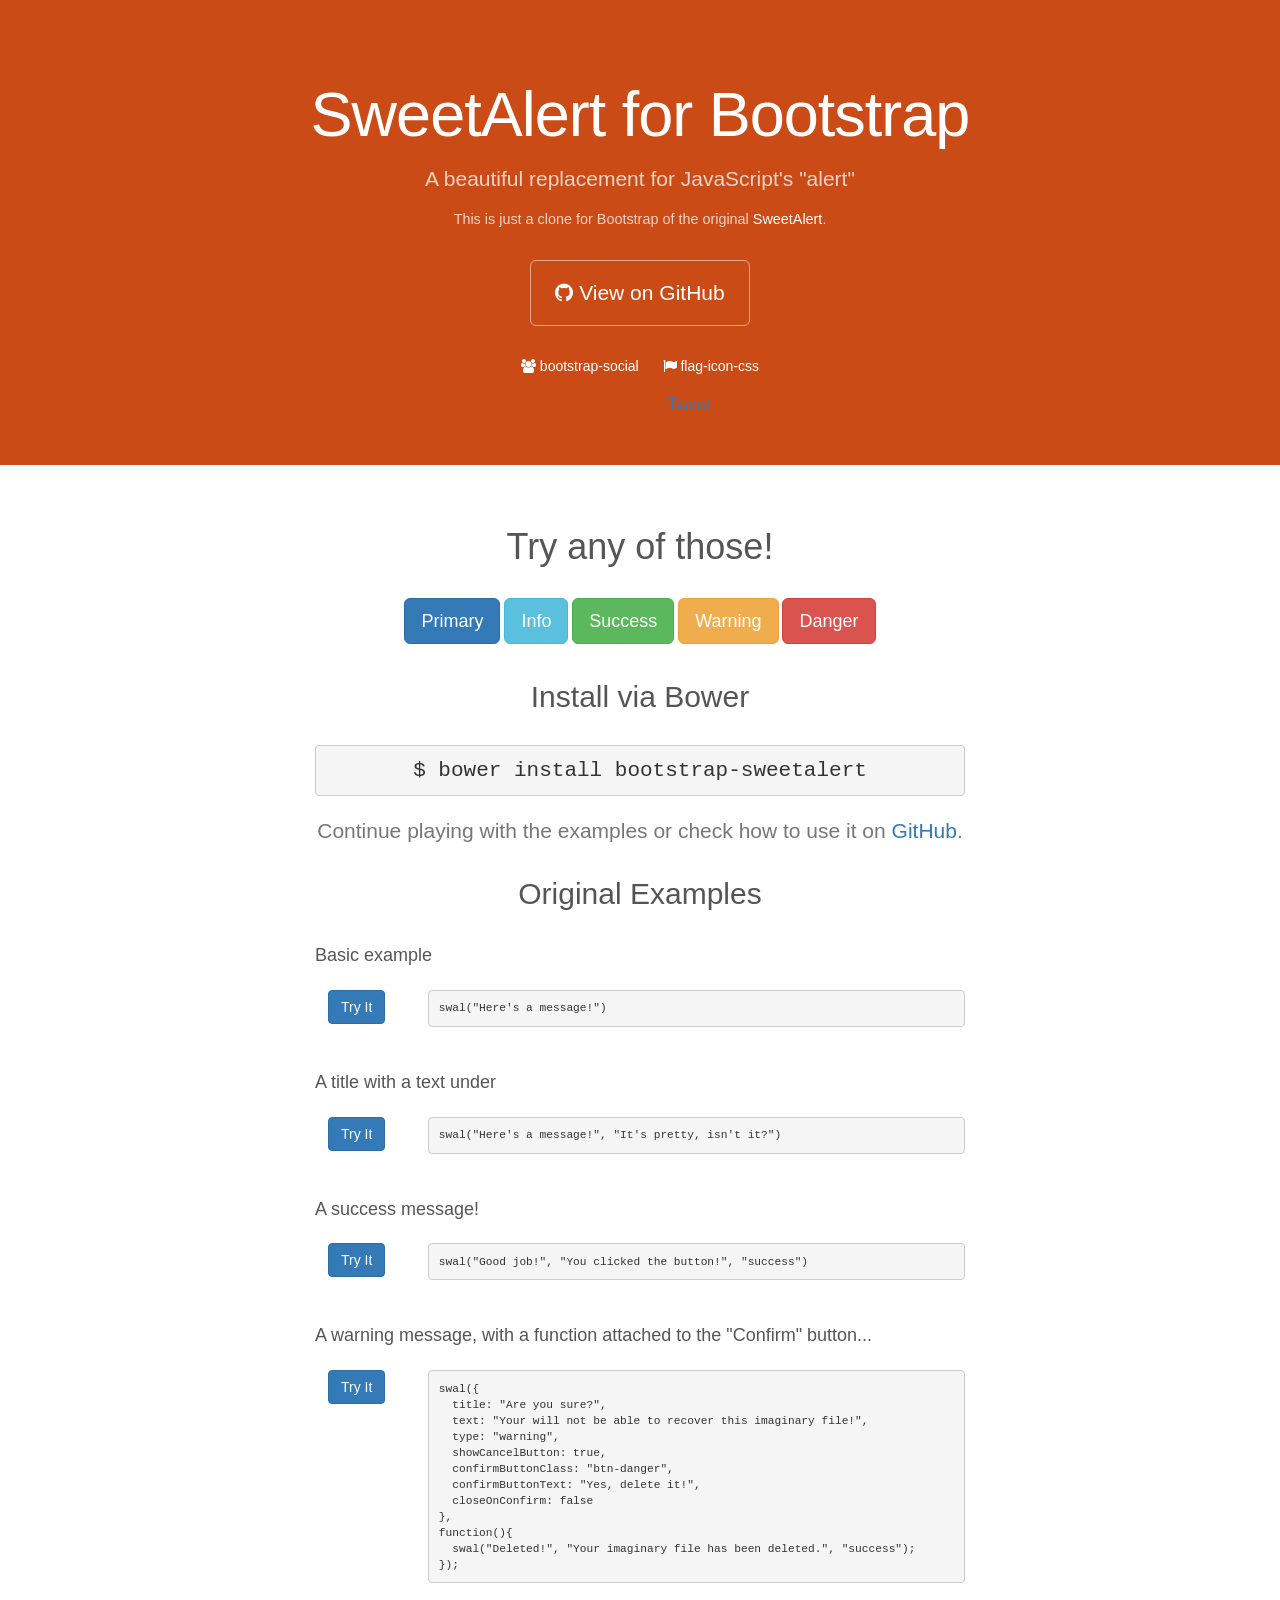
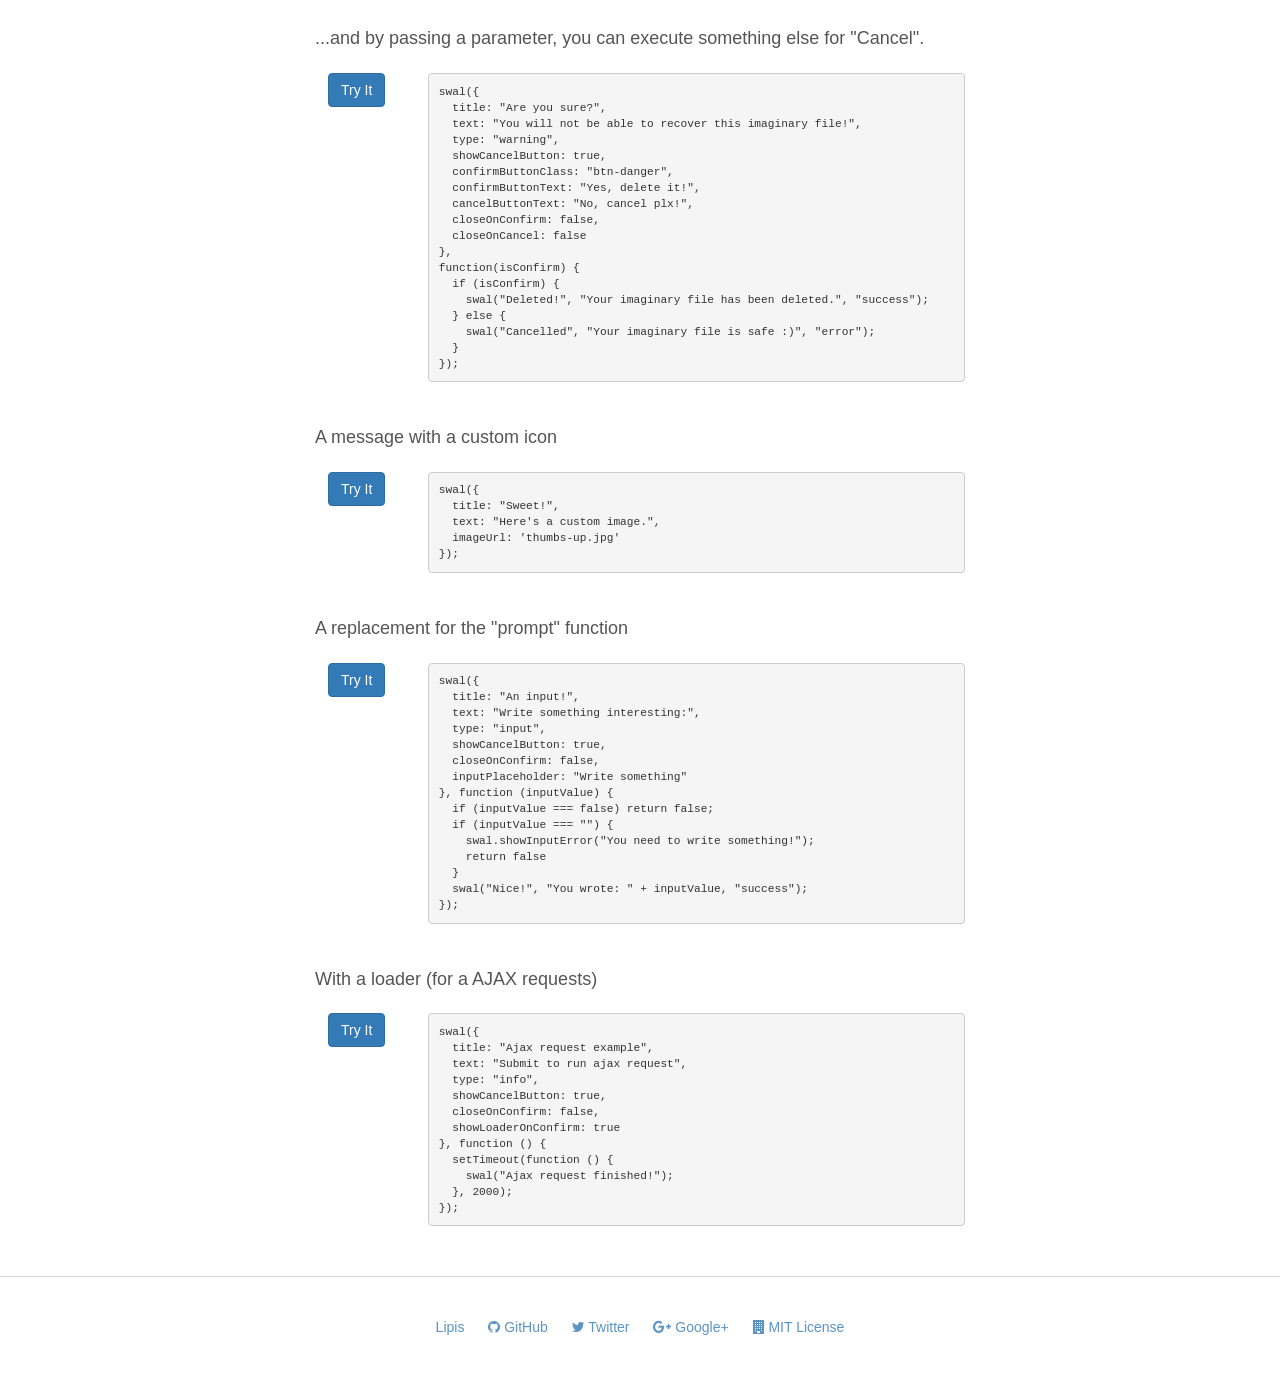
<file: bootstrap-sweetalert-master/index.html>
<!DOCTYPE html>
<html lang="en">
  <head>
    <meta charset="utf-8">
    <meta http-equiv="X-UA-Compatible" content="IE=edge">
    <meta name="viewport" content="width=device-width, initial-scale=1">

    <meta property="og:title" content="Social Buttons for Bootstrap" />
    <meta property="og:description" content="A beautiful replacement for JavaScript's 'alert' for Bootstrap" />
    <meta property="og:type" content="website" />
    <meta property="og:url" content="http://lipis.github.io/bootstrap-sweetalert/" />
    <meta property="og:image" content="http://lipis.github.io/bootstrap-social/assets/bootstrap-sweetalert.png" />

    <title>SweetAlert for Bootstrap</title>

    <link href="//maxcdn.bootstrapcdn.com/bootstrap/3.2.0/css/bootstrap.min.css" rel="stylesheet">
    <link href="//maxcdn.bootstrapcdn.com/font-awesome/4.2.0/css/font-awesome.min.css" rel="stylesheet">
    <script src="//code.jquery.com/jquery-2.1.1.js"></script>
    <link href="assets/docs.css" rel="stylesheet">

    <!-- Debug -->
    <script src="//localhost:32123/livereload.js"></script>

    <!-- This is what you need -->
    <script src="dist/sweetalert.js"></script>
    <link rel="stylesheet" href="dist/sweetalert.css">
    <!--.......................-->

    <script>
      (function(i,s,o,g,r,a,m){i['GoogleAnalyticsObject']=r;i[r]=i[r]||function(){
      (i[r].q=i[r].q||[]).push(arguments)},i[r].l=1*new Date();a=s.createElement(o),
      m=s.getElementsByTagName(o)[0];a.async=1;a.src=g;m.parentNode.insertBefore(a,m)
      })(window,document,'script','//www.google-analytics.com/analytics.js','ga');
      ga('create', 'UA-42119746-3', 'auto');
      ga('send', 'pageview');
    </script>
  </head>

  <body>
    <div class="jumbotron">
      <h1>SweetAlert for Bootstrap</h1>
      <p>A beautiful replacement for JavaScript's "alert"</p>
      <p class="small">
        This is just a clone for Bootstrap of the original
        <a href="http://tristanedwards.me/sweetalert" target="_blank" onclick="_gaq.push(['_trackEvent', 'exit', 'header', 'Original']);">SweetAlert</a>.
      </p>
      <p>
        <a class="btn btn-outline btn-lg" href="https://github.com/lipis/sweetalert" onclick="_gaq.push(['_trackEvent', 'exit', 'main', 'GitHub']);">
          <span class="fa fa-github"></span>
          View on GitHub
        </a>
      </p>
      <ul class="jumbotron-links">
        <li><a href="http://lipis.github.io/bootstrap-social" onclick="_gaq.push(['_trackEvent', 'exit', 'header', 'bootstrap-social']);"><i class="fa fa-group"></i> bootstrap-social</a></li>
        <li><a href="http://lipis.github.io/flag-icon-css"  onclick="_gaq.push(['_trackEvent', 'exit', 'header', 'flag-icon-css']);"><i class="fa fa-flag"></i> flag-icon-css</a></li>
      </ul>

      <iframe src="http://ghbtns.com/github-btn.html?user=lipis&amp;repo=bootstrap-sweetalert&amp;type=watch&amp;count=true" class="social-share"></iframe>
      <a href="https://twitter.com/share" class="social-share twitter-share-button" data-url="http://lipis.github.io/bootstrap-sweetalert/" data-text="SweetAlert for Bootstrap! A beautiful replacement for JavaScript's 'alert'." data-via="lipis" data-hashtags="bootstrap">Tweet</a>
    </div>

    <div class="container">

      <h1>Try any of those!</h1>
      <div class="examples">
        <button class="btn btn-lg btn-primary sweet-10" onclick="_gaq.push(['_trackEvent', 'example, 'try', 'Primary']);">Primary</button>
        <button class="btn btn-lg btn-info sweet-11" onclick="_gaq.push(['_trackEvent', 'example, 'try', 'Info']);">Info</button>
        <button class="btn btn-lg btn-success sweet-12" onclick="_gaq.push(['_trackEvent', 'example, 'try', 'Success']);">Success</button>
        <button class="btn btn-lg btn-warning sweet-13" onclick="_gaq.push(['_trackEvent', 'example, 'try', 'Warning']);">Warning</button>
        <button class="btn btn-lg btn-danger sweet-14" onclick="_gaq.push(['_trackEvent', 'example, 'try', 'Danger']);">Danger</button>
      </div>


      <h2>Install via Bower</h2>

      <pre class="text-center lead">$ bower install bootstrap-sweetalert</pre>

      <p class="text-muted text-center lead">
        Continue playing with the examples or check how to use it on
        <a href="https://github.com/lipis/bootstrap-sweetalert#sweetalert-for-bootstrap">GitHub</a>.
      </p>

      <h2>Original Examples</h2>

      <h4>Basic example</h4>
      <div class="row">
        <div class="col-sm-2 text-center">
          <p><button class="btn btn-primary sweet-1" onclick="_gaq.push(['_trackEvent', 'example', 'try', 'sweet-1']);">Try It</button></p>
        </div>
        <div class="col-sm-10">
          <pre class="code">swal("Here's a message!")</pre>
        </div>
      </div>

      <h4>A title with a text under</h4>
      <div class="row">
        <div class="col-sm-2 text-center">
          <p><button class="btn btn-primary sweet-2" onclick="_gaq.push(['_trackEvent', 'example', 'try', 'sweet-2']);">Try It</button></p>
        </div>
        <div class="col-sm-10">
          <pre>swal("Here's a message!", "It's pretty, isn't it?")</pre>
        </div>
      </div>

      <h4>A success message!</h4>
      <div class="row">
        <div class="col-sm-2 text-center">
          <p><button class="btn btn-primary sweet-3" onclick="_gaq.push(['_trackEvent', 'example', 'try', 'sweet-3']);">Try It</button></p>
        </div>
        <div class="col-sm-10">
          <pre>swal("Good job!", "You clicked the button!", "success")</pre>
        </div>
      </div>

      <h4>A warning message, with a function attached to the "Confirm" button...</h4>
      <div class="row">
        <div class="col-sm-2 text-center">
          <p><button class="btn btn-primary sweet-4" onclick="_gaq.push(['_trackEvent', 'example', 'try', 'sweet-4']);">Try It</button></p>
        </div>
        <div class="col-sm-10">
          <pre>
swal({
  title: "Are you sure?",
  text: "Your will not be able to recover this imaginary file!",
  type: "warning",
  showCancelButton: true,
  confirmButtonClass: "btn-danger",
  confirmButtonText: "Yes, delete it!",
  closeOnConfirm: false
},
function(){
  swal("Deleted!", "Your imaginary file has been deleted.", "success");
});</pre>
        </div>
      </div>

      <h4>...and by passing a parameter, you can execute something else for "Cancel".</h4>
      <div class="row">
        <div class="col-sm-2 text-center">
          <p><button class="btn btn-primary sweet-5" onclick="_gaq.push(['_trackEvent', 'example', 'try', 'sweet-5']);">Try It</button></p>
        </div>
        <div class="col-sm-10">
          <pre>
swal({
  title: "Are you sure?",
  text: "You will not be able to recover this imaginary file!",
  type: "warning",
  showCancelButton: true,
  confirmButtonClass: "btn-danger",
  confirmButtonText: "Yes, delete it!",
  cancelButtonText: "No, cancel plx!",
  closeOnConfirm: false,
  closeOnCancel: false
},
function(isConfirm) {
  if (isConfirm) {
    swal("Deleted!", "Your imaginary file has been deleted.", "success");
  } else {
    swal("Cancelled", "Your imaginary file is safe :)", "error");
  }
});</pre>
        </div>
      </div>

      <h4>A message with a custom icon</h4>
      <div class="row">
        <div class="col-sm-2 text-center">
          <p><button class="btn btn-primary sweet-6" onclick="_gaq.push(['_trackEvent', 'exit', 'footer', 'Lipis']);">Try It</button></p>
        </div>
        <div class="col-sm-10">
          <pre>
swal({
  title: "Sweet!",
  text: "Here's a custom image.",
  imageUrl: 'thumbs-up.jpg'
});</pre>
        </div>
      </div>

      <h4>A replacement for the "prompt" function</h4>
      <div class="row">
        <div class="col-sm-2 text-center">
          <p><button class="btn btn-primary sweet-7" onclick="_gaq.push(['_trackEvent', 'exit', 'footer', 'Lipis']);">Try It</button></p>
        </div>
        <div class="col-sm-10">
          <pre>
swal({
  title: "An input!",
  text: "Write something interesting:",
  type: "input",
  showCancelButton: true,
  closeOnConfirm: false,
  inputPlaceholder: "Write something"
}, function (inputValue) {
  if (inputValue === false) return false;
  if (inputValue === "") {
    swal.showInputError("You need to write something!");
    return false
  }
  swal("Nice!", "You wrote: " + inputValue, "success");
});</pre>
        </div>
      </div>

      <h4>With a loader (for a AJAX requests)</h4>
      <div class="row">
        <div class="col-sm-2 text-center">
          <p><button class="btn btn-primary sweet-8" onclick="_gaq.push(['_trackEvent', 'exit', 'footer', 'Lipis']);">Try It</button></p>
        </div>
        <div class="col-sm-10">
          <pre>
swal({
  title: "Ajax request example",
  text: "Submit to run ajax request",
  type: "info",
  showCancelButton: true,
  closeOnConfirm: false,
  showLoaderOnConfirm: true
}, function () {
  setTimeout(function () {
    swal("Ajax request finished!");
  }, 2000);
});</pre>
        </div>
      </div>
    </div>
    <footer>
      <ul class="links">
        <li><a href="http://lip.is" onclick="_gaq.push(['_trackEvent', 'exit', 'footer', 'Lipis']);">Lipis</a></li>
        <li><a href="http://github.com/lipis" onclick="_gaq.push(['_trackEvent', 'exit', 'footer', 'GitHub']);"><i class="fa fa-github"></i> GitHub</a></li>
        <li><a href="http://twitter.com/lipis" onclick="_gaq.push(['_trackEvent', 'exit', 'footer', 'Twitter']);"><i class="fa fa-twitter"></i> Twitter</a></li>
        <li><a href="http://google.com/+PanayiotisLipiridis" onclick="_gaq.push(['_trackEvent', 'exit', 'footer', 'Google+']);"><i class="fa fa-google-plus"></i> Google+</a></li>
        <li><a href="http://opensource.org/licenses/MIT" onclick="_gaq.push(['_trackEvent', 'exit', 'footer', 'MIT']);"><i class="fa fa-building"></i> MIT License</a></li>
      </ul>
    </footer>

    <script>
      document.querySelector('.sweet-1').onclick = function(){
        swal("Here's a message!");
      };

      document.querySelector('.sweet-2').onclick = function(){
        swal("Here's a message!", "It's pretty, isn't it?")
      };

      document.querySelector('.sweet-3').onclick = function(){
        swal("Good job!", "You clicked the button!", "success");
      };

      document.querySelector('.sweet-4').onclick = function(){
        swal({
          title: "Are you sure?",
          text: "You will not be able to recover this imaginary file!",
          type: "warning",
          showCancelButton: true,
          confirmButtonClass: 'btn-danger',
          confirmButtonText: 'Yes, delete it!',
          closeOnConfirm: false,
          //closeOnCancel: false
        },
        function(){
          swal("Deleted!", "Your imaginary file has been deleted!", "success");
        });
      };

      document.querySelector('.sweet-5').onclick = function(){
        swal({
          title: "Are you sure?",
          text: "You will not be able to recover this imaginary file!",
          type: "warning",
          showCancelButton: true,
          confirmButtonClass: 'btn-danger',
          confirmButtonText: 'Yes, delete it!',
          cancelButtonText: "No, cancel plx!",
          closeOnConfirm: false,
          closeOnCancel: false
        },
        function(isConfirm){
          if (isConfirm){
            swal("Deleted!", "Your imaginary file has been deleted!", "success");
          } else {
            swal("Cancelled", "Your imaginary file is safe :)", "error");
          }
        });
      };

      document.querySelector('.sweet-6').onclick = function(){
        swal({
          title: "Sweet!",
          text: "Here's a custom image.",
          imageUrl: 'assets/thumbs-up.jpg'
        });
      };

      document.querySelector('.sweet-7').onclick = function () {
        swal({
          title: "An input!",
          text: "Write something interesting:",
          type: "input",
          showCancelButton: true,
          closeOnConfirm: false,
          animation: "slide-from-top",
          inputPlaceholder: "Write something"
        }, function (inputValue) {
          if (inputValue === false) return false;
          if (inputValue === "") {
            swal.showInputError("You need to write something!");
            return false
          }
          swal("Nice!", "You wrote: " + inputValue, "success");
        });
      };

      document.querySelector('.sweet-8').onclick = function () {
        swal({
          title: "Ajax request example",
          text: "Submit to run ajax request",
          type: "info",
          showCancelButton: true,
          closeOnConfirm: false,
          showLoaderOnConfirm: true
        }, function () {
          setTimeout(function () {
            swal("Ajax request finished!");
          }, 2000);
        });
      };

      document.querySelector('.sweet-10').onclick = function(){
        swal({
          title: "Are you sure?",
          text: "You will not be able to recover this imaginary file!",
          type: "info",
          showCancelButton: true,
          confirmButtonClass: 'btn-primary',
          confirmButtonText: 'Primary!'
        });
      };

      document.querySelector('.sweet-11').onclick = function(){
        swal({
          title: "Are you sure?",
          text: "You will not be able to recover this imaginary file!",
          type: "info",
          showCancelButton: true,
          confirmButtonClass: 'btn-info',
          confirmButtonText: 'Info!'
        });
      };

      document.querySelector('.sweet-12').onclick = function(){
        swal({
          title: "Are you sure?",
          text: "You will not be able to recover this imaginary file!",
          type: "success",
          showCancelButton: true,
          confirmButtonClass: 'btn-success',
          confirmButtonText: 'Success!'
        });
      };

      document.querySelector('.sweet-13').onclick = function(){
        swal({
          title: "Are you sure?",
          text: "You will not be able to recover this imaginary file!",
          type: "warning",
          showCancelButton: true,
          confirmButtonClass: 'btn-warning',
          confirmButtonText: 'Warning!'
        });
      };

      document.querySelector('.sweet-14').onclick = function(){
        swal({
          title: "Are you sure?",
          text: "You will not be able to recover this imaginary file!",
          type: "error",
          showCancelButton: true,
          confirmButtonClass: 'btn-danger',
          confirmButtonText: 'Danger!'
        });
      };
    </script>
    <script>
      !function(d,s,id){var js,fjs=d.getElementsByTagName(s)[0],p=/^http:/.test(d.location)?'http':'https';if(!d.getElementById(id)){js=d.createElement(s);js.id=id;js.src=p+'://platform.twitter.com/widgets.js';fjs.parentNode.insertBefore(js,fjs);}}(document, 'script', 'twitter-wjs');
    </script>
  </body>
</html>
</file>
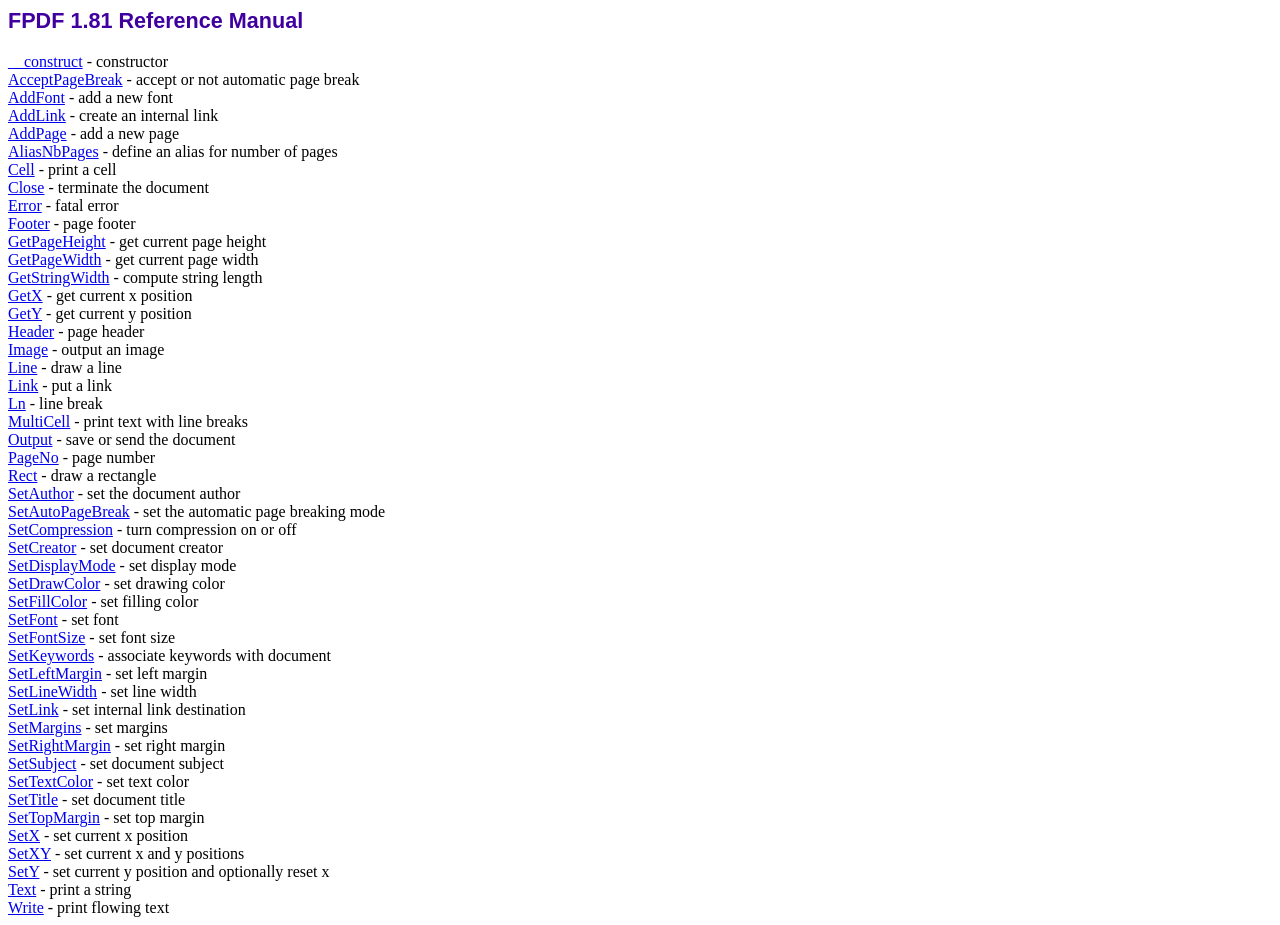
<file: fpdf/doc/index.htm>
<!DOCTYPE html PUBLIC "-//W3C//DTD HTML 4.01 Transitional//EN">
<html>
<head>
<meta http-equiv="Content-Type" content="text/html; charset=ISO-8859-1">
<title>FPDF 1.81 Reference Manual</title>
<link type="text/css" rel="stylesheet" href="../fpdf.css">
</head>
<body>
<h1>FPDF 1.81 Reference Manual</h1>
<a href="__construct.htm">__construct</a> - constructor<br>
<a href="acceptpagebreak.htm">AcceptPageBreak</a> - accept or not automatic page break<br>
<a href="addfont.htm">AddFont</a> - add a new font<br>
<a href="addlink.htm">AddLink</a> - create an internal link<br>
<a href="addpage.htm">AddPage</a> - add a new page<br>
<a href="aliasnbpages.htm">AliasNbPages</a> - define an alias for number of pages<br>
<a href="cell.htm">Cell</a> - print a cell<br>
<a href="close.htm">Close</a> - terminate the document<br>
<a href="error.htm">Error</a> - fatal error<br>
<a href="footer.htm">Footer</a> - page footer<br>
<a href="getpageheight.htm">GetPageHeight</a> - get current page height<br>
<a href="getpagewidth.htm">GetPageWidth</a> - get current page width<br>
<a href="getstringwidth.htm">GetStringWidth</a> - compute string length<br>
<a href="getx.htm">GetX</a> - get current x position<br>
<a href="gety.htm">GetY</a> - get current y position<br>
<a href="header.htm">Header</a> - page header<br>
<a href="image.htm">Image</a> - output an image<br>
<a href="line.htm">Line</a> - draw a line<br>
<a href="link.htm">Link</a> - put a link<br>
<a href="ln.htm">Ln</a> - line break<br>
<a href="multicell.htm">MultiCell</a> - print text with line breaks<br>
<a href="output.htm">Output</a> - save or send the document<br>
<a href="pageno.htm">PageNo</a> - page number<br>
<a href="rect.htm">Rect</a> - draw a rectangle<br>
<a href="setauthor.htm">SetAuthor</a> - set the document author<br>
<a href="setautopagebreak.htm">SetAutoPageBreak</a> - set the automatic page breaking mode<br>
<a href="setcompression.htm">SetCompression</a> - turn compression on or off<br>
<a href="setcreator.htm">SetCreator</a> - set document creator<br>
<a href="setdisplaymode.htm">SetDisplayMode</a> - set display mode<br>
<a href="setdrawcolor.htm">SetDrawColor</a> - set drawing color<br>
<a href="setfillcolor.htm">SetFillColor</a> - set filling color<br>
<a href="setfont.htm">SetFont</a> - set font<br>
<a href="setfontsize.htm">SetFontSize</a> - set font size<br>
<a href="setkeywords.htm">SetKeywords</a> - associate keywords with document<br>
<a href="setleftmargin.htm">SetLeftMargin</a> - set left margin<br>
<a href="setlinewidth.htm">SetLineWidth</a> - set line width<br>
<a href="setlink.htm">SetLink</a> - set internal link destination<br>
<a href="setmargins.htm">SetMargins</a> - set margins<br>
<a href="setrightmargin.htm">SetRightMargin</a> - set right margin<br>
<a href="setsubject.htm">SetSubject</a> - set document subject<br>
<a href="settextcolor.htm">SetTextColor</a> - set text color<br>
<a href="settitle.htm">SetTitle</a> - set document title<br>
<a href="settopmargin.htm">SetTopMargin</a> - set top margin<br>
<a href="setx.htm">SetX</a> - set current x position<br>
<a href="setxy.htm">SetXY</a> - set current x and y positions<br>
<a href="sety.htm">SetY</a> - set current y position and optionally reset x<br>
<a href="text.htm">Text</a> - print a string<br>
<a href="write.htm">Write</a> - print flowing text<br>
</body>
</html>
</file>
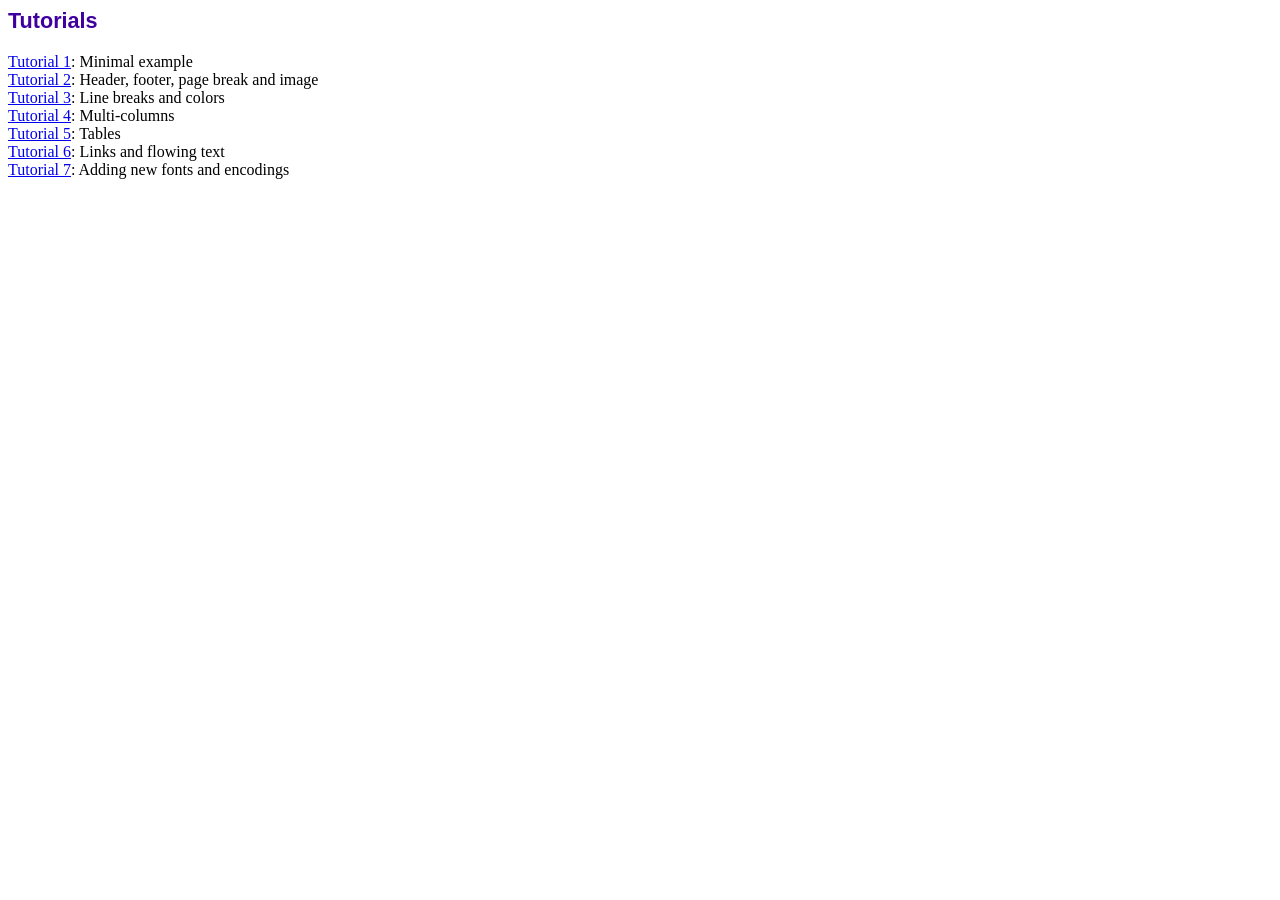
<file: fpdf/tutorial/index.htm>
<!DOCTYPE html PUBLIC "-//W3C//DTD HTML 4.01 Transitional//EN">
<html>
<head>
<meta http-equiv="Content-Type" content="text/html; charset=ISO-8859-1">
<title>Tutorials</title>
<link type="text/css" rel="stylesheet" href="../fpdf.css">
</head>
<body>
<h1>Tutorials</h1>
<ul style="list-style-type:none; margin-left:0; padding-left:0">
<li><a href="tuto1.htm">Tutorial 1</a>: Minimal example</li>
<li><a href="tuto2.htm">Tutorial 2</a>: Header, footer, page break and image</li>
<li><a href="tuto3.htm">Tutorial 3</a>: Line breaks and colors</li>
<li><a href="tuto4.htm">Tutorial 4</a>: Multi-columns</li>
<li><a href="tuto5.htm">Tutorial 5</a>: Tables</li>
<li><a href="tuto6.htm">Tutorial 6</a>: Links and flowing text</li>
<li><a href="tuto7.htm">Tutorial 7</a>: Adding new fonts and encodings</li>
</ul>
</body>
</html>
</file>
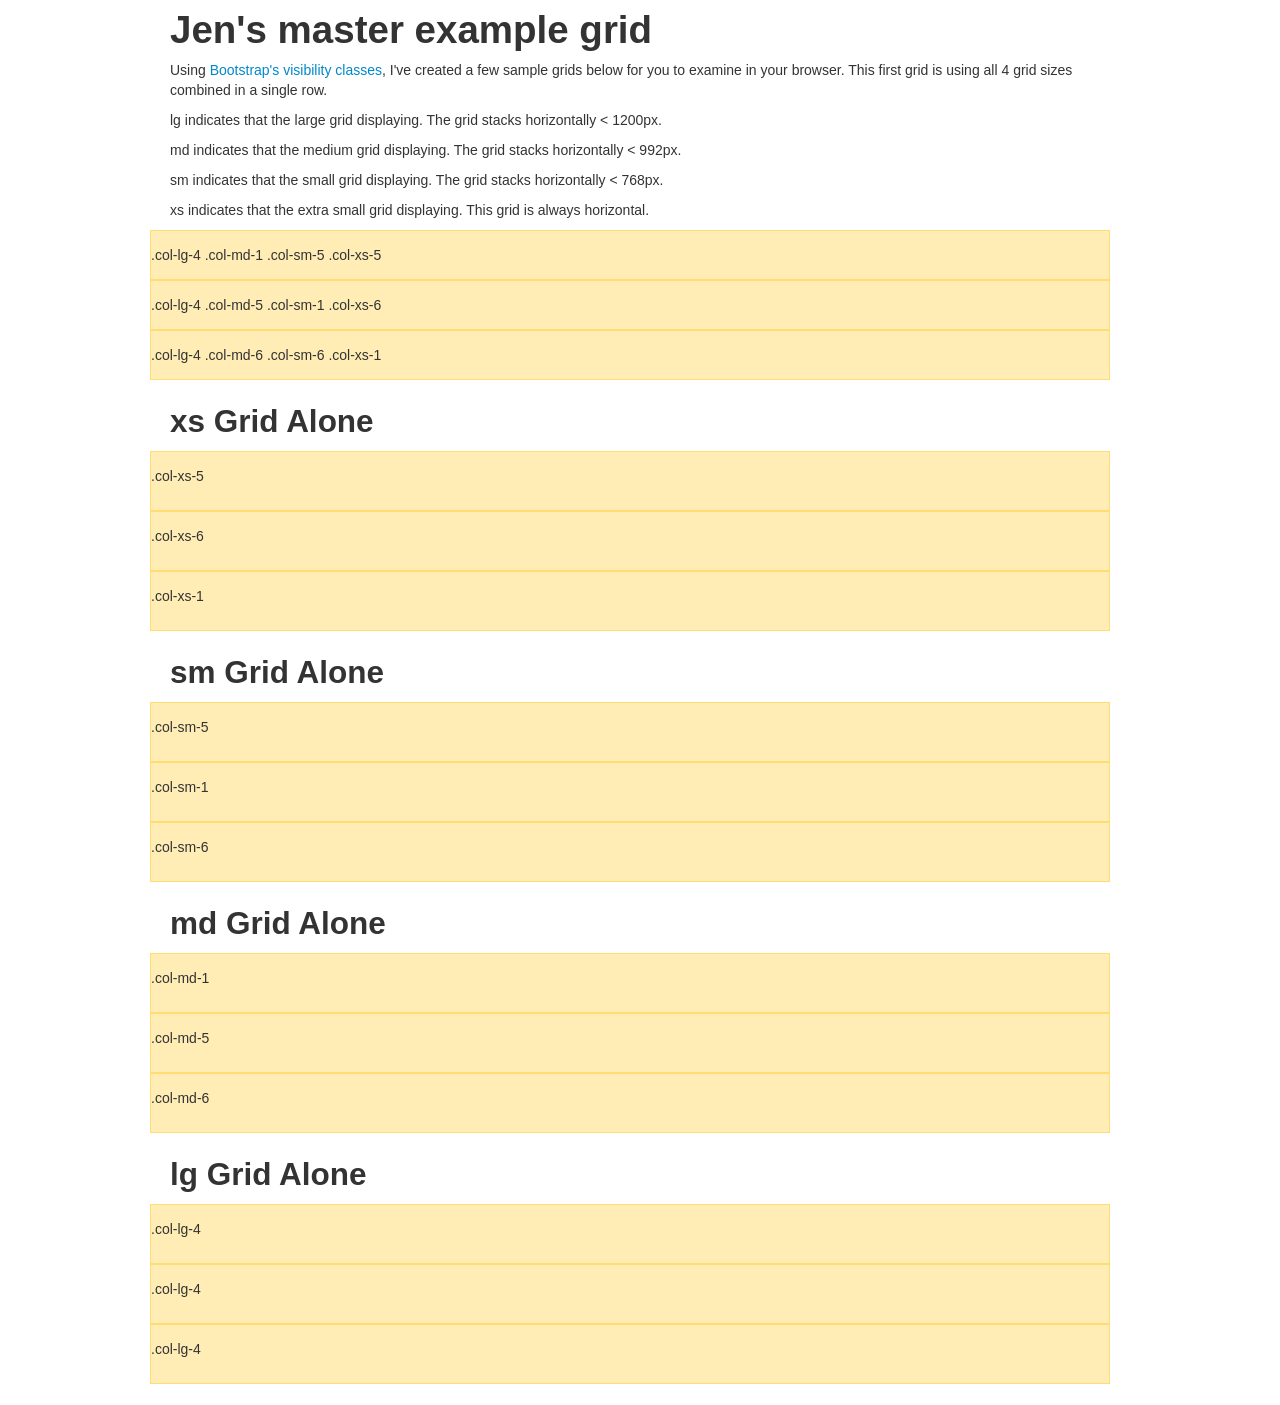
<file: bootstrap/grid.html>
<!DOCTYPE html>
<html lang="en">
  <head>
    <meta charset="utf-8">
    <meta name="viewport" content="width=device-width, initial-scale=1.0">
    <meta name="description" content="">
    <meta name="author" content="">

    <title>Grid Template for Bootstrap</title>

    <!-- Bootstrap core CSS -->
    <link href="css/bootstrap.css" rel="stylesheet">
	<style>
		body {
			padding: 0 16px;
		}
		.container {
		  padding: 0 1em;
		}
		
		h4 {
		  margin-top: 1.5em;
		}
		.row {
		  margin-bottom: 1.5em;
		}
		.row .row {
		  margin-top: 0.8em;
		  margin-bottom: 0;
		}
		[class*="col-"] {
		  padding: 1em 0;
		  background-color: rgba(255,195,13,.3);
		  border: 1px solid rgba(255,195,13,.4);
}

	</style>

  </head>

<body>
  <div class="container">
    <h1>Jen's master example grid</h1>
      <p>Using <a href="http://getbootstrap.com/css/#responsive-utilities" target="_blank">Bootstrap's visibility classes</a>, I've created a few sample grids below for you to examine in your browser. This first grid is using all 4 grid sizes combined in a single row.</p>
      <p class="visible-lg">lg indicates that the large grid displaying. The grid stacks horizontally &lt; 1200px. </p>
      <p class="visible-md">md indicates that the medium grid displaying. The grid stacks horizontally &lt; 992px. </p>
      <p class="visible-sm">sm indicates that the small grid displaying. The grid stacks horizontally &lt; 768px. </p>
      <p class="visible-xs">xs indicates that the extra small grid displaying. This grid is always horizontal. </p>

      <div class="row">
        <div class="col-lg-4 col-md-1 col-sm-5 col-xs-5">
        	<span class="visible-lg">.col-lg-4</span>
            <span class="visible-md">.col-md-1</span>
            <span class="visible-sm">.col-sm-5</span>
            <span class="visible-xs">.col-xs-5</span>
        </div>
        <div class="col-lg-4 col-md-5 col-sm-1 col-xs-6">
        	<span class="visible-lg">.col-lg-4</span>
            <span class="visible-md">.col-md-5</span>
            <span class="visible-sm">.col-sm-1</span>
            <span class="visible-xs">.col-xs-6</span>
        </div>
        <div class="col-lg-4 col-md-6 col-sm-6 col-xs-1">
        	<span class="visible-lg">.col-lg-4</span>
            <span class="visible-md">.col-md-6</span>
            <span class="visible-sm">.col-sm-6</span>
            <span class="visible-xs">.col-xs-1</span>
       </div>
      </div> <!-- end row -->
      
      <h2>xs Grid Alone</h2>
        <div class="row">
            <div class="col-xs-5">
                <p>.col-xs-5</p>
            </div>
            <div class="col-xs-6">
            	<p>.col-xs-6</p>
            </div>
            <div class="col-xs-1">
                <p>.col-xs-1</p>
           </div>
      	</div> <!-- end row -->
      
        <h2>sm Grid Alone</h2>
        <div class="row">
            <div class="col-sm-5">
                <p>.col-sm-5</p>
            </div>
            <div class="col-sm-1">
            	<p>.col-sm-1</p>
            </div>
            <div class="col-sm-6">
                <p>.col-sm-6</p>
           </div>
      	</div> <!-- end row -->
        
        <h2>md Grid Alone</h2>
        <div class="row">
            <div class="col-md-1">
                <p>.col-md-1</p>
            </div>
            <div class="col-md-5">
            	<p>.col-md-5</p>
            </div>
            <div class="col-md-6">
                <p>.col-md-6</p>
           </div>
      	</div> <!-- end row -->
        
        <h2>lg Grid Alone</h2>
        <div class="row">
            <div class="col-lg-4">
                <p>.col-lg-4</p>
            </div>
            <div class="col-lg-4">
            	<p>.col-lg-4</p>
            </div>
            <div class="col-lg-4">
                <p>.col-lg-4</p>
           </div>
      	</div> <!-- end row -->
      
      
	</div> <!-- /container -->
  </body>
</html>
</file>
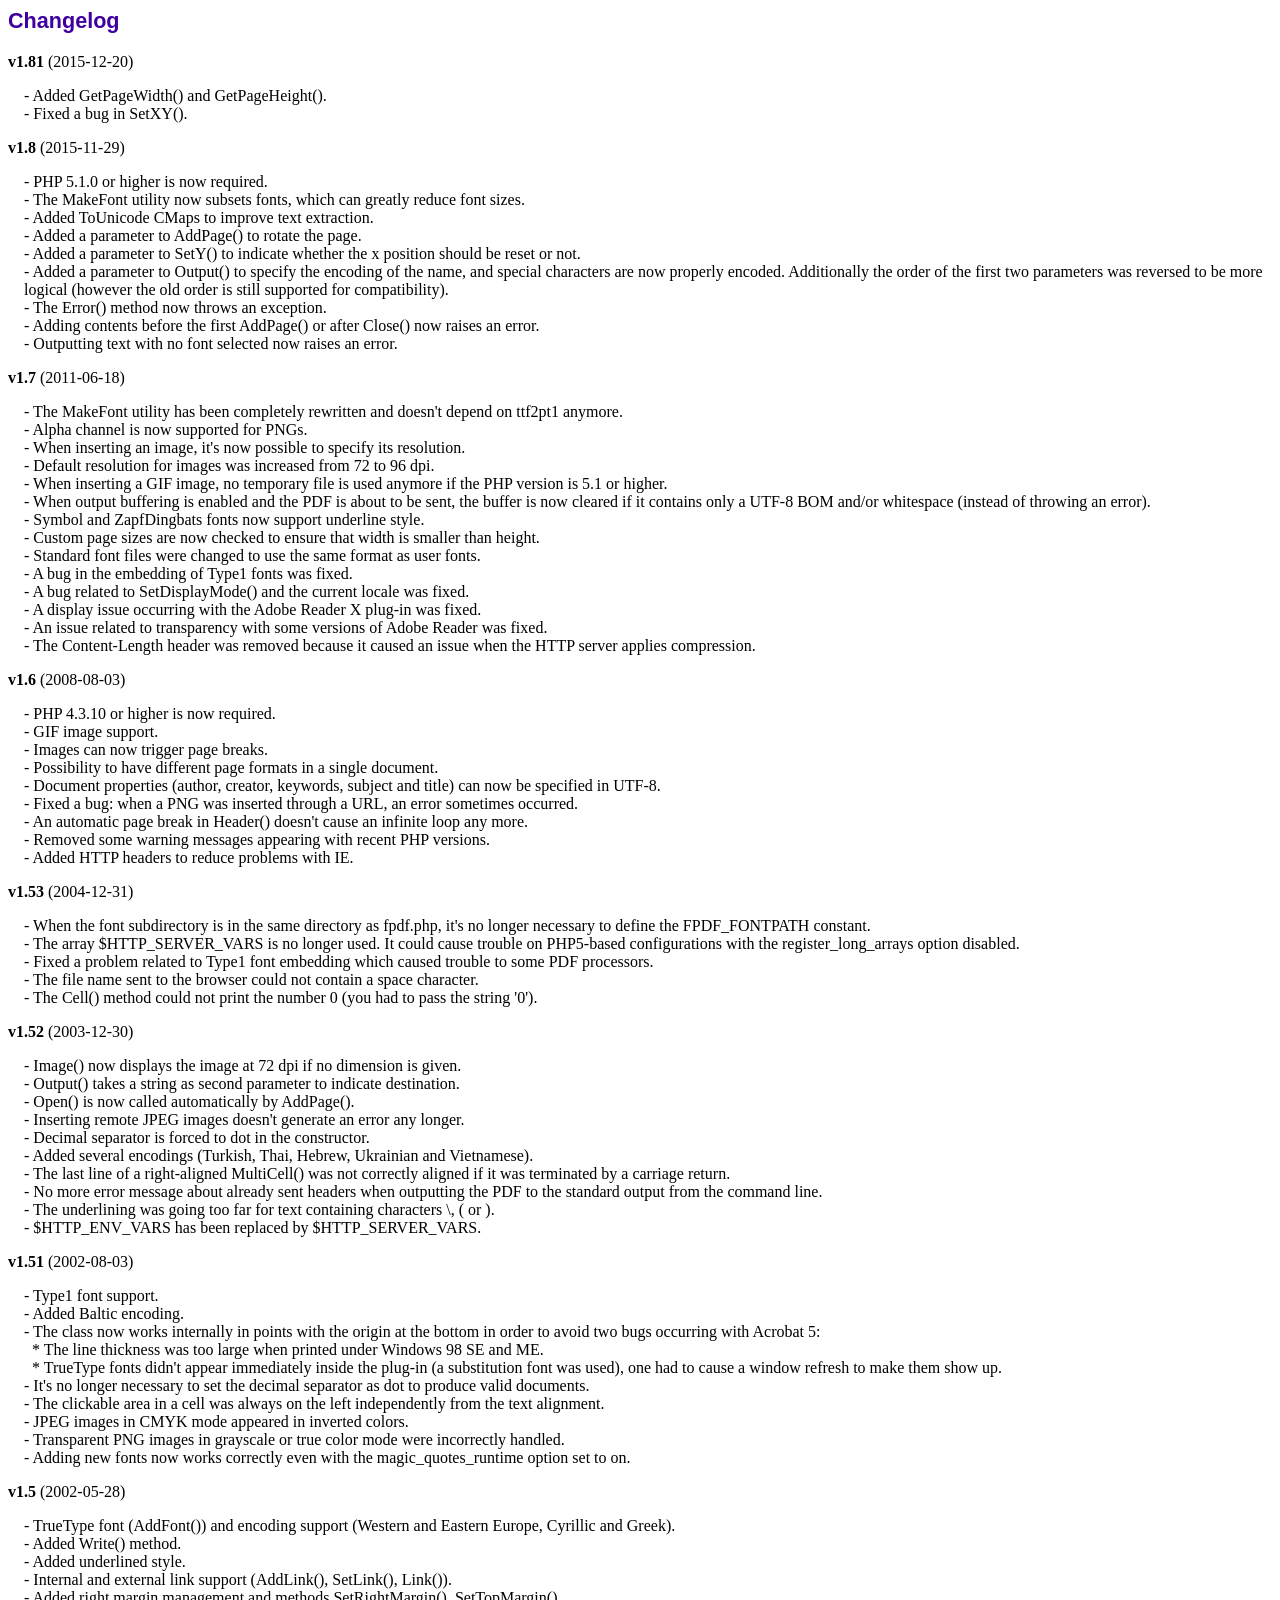
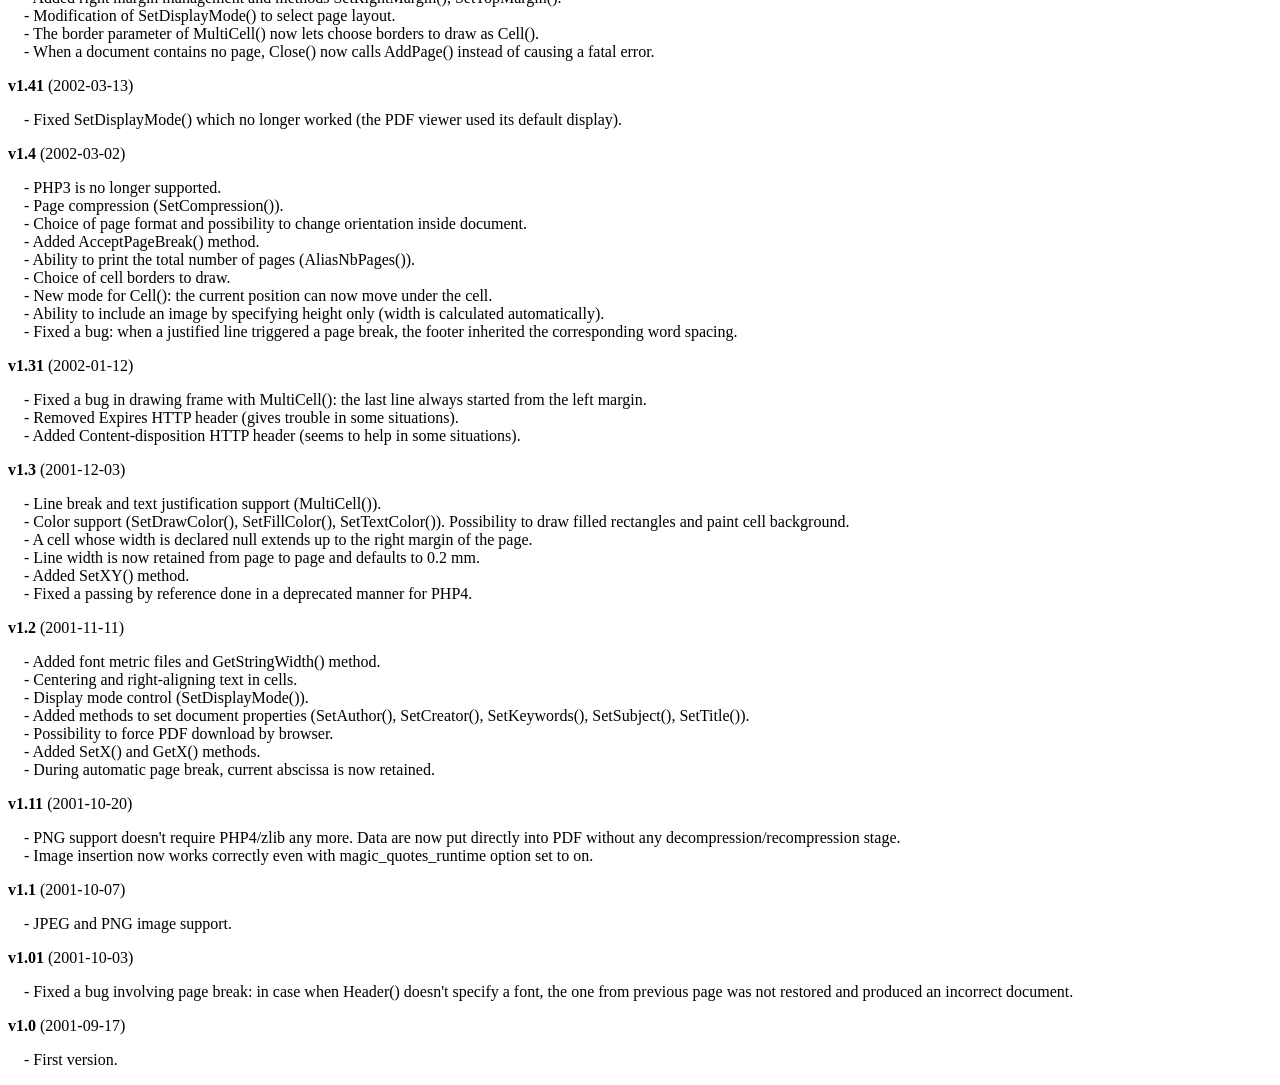
<file: fpdf/changelog.htm>
<!DOCTYPE html PUBLIC "-//W3C//DTD HTML 4.01 Transitional//EN">
<html>
<head>
<meta http-equiv="Content-Type" content="text/html; charset=ISO-8859-1">
<title>Changelog</title>
<link type="text/css" rel="stylesheet" href="fpdf.css">
<style type="text/css">
dd {margin:1em 0 1em 1em}
</style>
</head>
<body>
<h1>Changelog</h1>
<dl>
<dt><strong>v1.81</strong> (2015-12-20)</dt>
<dd>
- Added GetPageWidth() and GetPageHeight().<br>
- Fixed a bug in SetXY().<br>
</dd>
<dt><strong>v1.8</strong> (2015-11-29)</dt>
<dd>
- PHP 5.1.0 or higher is now required.<br>
- The MakeFont utility now subsets fonts, which can greatly reduce font sizes.<br>
- Added ToUnicode CMaps to improve text extraction.<br>
- Added a parameter to AddPage() to rotate the page.<br>
- Added a parameter to SetY() to indicate whether the x position should be reset or not.<br>
- Added a parameter to Output() to specify the encoding of the name, and special characters are now properly encoded. Additionally the order of the first two parameters was reversed to be more logical (however the old order is still supported for compatibility).<br>
- The Error() method now throws an exception.<br>
- Adding contents before the first AddPage() or after Close() now raises an error.<br>
- Outputting text with no font selected now raises an error.<br>
</dd>
<dt><strong>v1.7</strong> (2011-06-18)</dt>
<dd>
- The MakeFont utility has been completely rewritten and doesn't depend on ttf2pt1 anymore.<br>
- Alpha channel is now supported for PNGs.<br>
- When inserting an image, it's now possible to specify its resolution.<br>
- Default resolution for images was increased from 72 to 96 dpi.<br>
- When inserting a GIF image, no temporary file is used anymore if the PHP version is 5.1 or higher.<br>
- When output buffering is enabled and the PDF is about to be sent, the buffer is now cleared if it contains only a UTF-8 BOM and/or whitespace (instead of throwing an error).<br>
- Symbol and ZapfDingbats fonts now support underline style.<br>
- Custom page sizes are now checked to ensure that width is smaller than height.<br>
- Standard font files were changed to use the same format as user fonts.<br>
- A bug in the embedding of Type1 fonts was fixed.<br>
- A bug related to SetDisplayMode() and the current locale was fixed.<br>
- A display issue occurring with the Adobe Reader X plug-in was fixed.<br>
- An issue related to transparency with some versions of Adobe Reader was fixed.<br>
- The Content-Length header was removed because it caused an issue when the HTTP server applies compression.<br>
</dd>
<dt><strong>v1.6</strong> (2008-08-03)</dt>
<dd>
- PHP 4.3.10 or higher is now required.<br>
- GIF image support.<br>
- Images can now trigger page breaks.<br>
- Possibility to have different page formats in a single document.<br>
- Document properties (author, creator, keywords, subject and title) can now be specified in UTF-8.<br>
- Fixed a bug: when a PNG was inserted through a URL, an error sometimes occurred.<br>
- An automatic page break in Header() doesn't cause an infinite loop any more.<br>
- Removed some warning messages appearing with recent PHP versions.<br>
- Added HTTP headers to reduce problems with IE.<br>
</dd>
<dt><strong>v1.53</strong> (2004-12-31)</dt>
<dd>
- When the font subdirectory is in the same directory as fpdf.php, it's no longer necessary to define the FPDF_FONTPATH constant.<br>
- The array $HTTP_SERVER_VARS is no longer used. It could cause trouble on PHP5-based configurations with the register_long_arrays option disabled.<br>
- Fixed a problem related to Type1 font embedding which caused trouble to some PDF processors.<br>
- The file name sent to the browser could not contain a space character.<br>
- The Cell() method could not print the number 0 (you had to pass the string '0').<br>
</dd>
<dt><strong>v1.52</strong> (2003-12-30)</dt>
<dd>
- Image() now displays the image at 72 dpi if no dimension is given.<br>
- Output() takes a string as second parameter to indicate destination.<br>
- Open() is now called automatically by AddPage().<br>
- Inserting remote JPEG images doesn't generate an error any longer.<br>
- Decimal separator is forced to dot in the constructor.<br>
- Added several encodings (Turkish, Thai, Hebrew, Ukrainian and Vietnamese).<br>
- The last line of a right-aligned MultiCell() was not correctly aligned if it was terminated by a carriage return.<br>
- No more error message about already sent headers when outputting the PDF to the standard output from the command line.<br>
- The underlining was going too far for text containing characters \, ( or ).<br>
- $HTTP_ENV_VARS has been replaced by $HTTP_SERVER_VARS.<br>
</dd>
<dt><strong>v1.51</strong> (2002-08-03)</dt>
<dd>
- Type1 font support.<br>
- Added Baltic encoding.<br>
- The class now works internally in points with the origin at the bottom in order to avoid two bugs occurring with Acrobat 5:<br>&nbsp;&nbsp;* The line thickness was too large when printed under Windows 98 SE and ME.<br>&nbsp;&nbsp;* TrueType fonts didn't appear immediately inside the plug-in (a substitution font was used), one had to cause a window refresh to make them show up.<br>
- It's no longer necessary to set the decimal separator as dot to produce valid documents.<br>
- The clickable area in a cell was always on the left independently from the text alignment.<br>
- JPEG images in CMYK mode appeared in inverted colors.<br>
- Transparent PNG images in grayscale or true color mode were incorrectly handled.<br>
- Adding new fonts now works correctly even with the magic_quotes_runtime option set to on.<br>
</dd>
<dt><strong>v1.5</strong> (2002-05-28)</dt>
<dd>
- TrueType font (AddFont()) and encoding support (Western and Eastern Europe, Cyrillic and Greek).<br>
- Added Write() method.<br>
- Added underlined style.<br>
- Internal and external link support (AddLink(), SetLink(), Link()).<br>
- Added right margin management and methods SetRightMargin(), SetTopMargin().<br>
- Modification of SetDisplayMode() to select page layout.<br>
- The border parameter of MultiCell() now lets choose borders to draw as Cell().<br>
- When a document contains no page, Close() now calls AddPage() instead of causing a fatal error.<br>
</dd>
<dt><strong>v1.41</strong> (2002-03-13)</dt>
<dd>
- Fixed SetDisplayMode() which no longer worked (the PDF viewer used its default display).<br>
</dd>
<dt><strong>v1.4</strong> (2002-03-02)</dt>
<dd>
- PHP3 is no longer supported.<br>
- Page compression (SetCompression()).<br>
- Choice of page format and possibility to change orientation inside document.<br>
- Added AcceptPageBreak() method.<br>
- Ability to print the total number of pages (AliasNbPages()).<br>
- Choice of cell borders to draw.<br>
- New mode for Cell(): the current position can now move under the cell.<br>
- Ability to include an image by specifying height only (width is calculated automatically).<br>
- Fixed a bug: when a justified line triggered a page break, the footer inherited the corresponding word spacing.<br>
</dd>
<dt><strong>v1.31</strong> (2002-01-12)</dt>
<dd>
- Fixed a bug in drawing frame with MultiCell(): the last line always started from the left margin.<br>
- Removed Expires HTTP header (gives trouble in some situations).<br>
- Added Content-disposition HTTP header (seems to help in some situations).<br>
</dd>
<dt><strong>v1.3</strong> (2001-12-03)</dt>
<dd>
- Line break and text justification support (MultiCell()).<br>
- Color support (SetDrawColor(), SetFillColor(), SetTextColor()). Possibility to draw filled rectangles and paint cell background.<br>
- A cell whose width is declared null extends up to the right margin of the page.<br>
- Line width is now retained from page to page and defaults to 0.2 mm.<br>
- Added SetXY() method.<br>
- Fixed a passing by reference done in a deprecated manner for PHP4.<br>
</dd>
<dt><strong>v1.2</strong> (2001-11-11)</dt>
<dd>
- Added font metric files and GetStringWidth() method.<br>
- Centering and right-aligning text in cells.<br>
- Display mode control (SetDisplayMode()).<br>
- Added methods to set document properties (SetAuthor(), SetCreator(), SetKeywords(), SetSubject(), SetTitle()).<br>
- Possibility to force PDF download by browser.<br>
- Added SetX() and GetX() methods.<br>
- During automatic page break, current abscissa is now retained.<br>
</dd>
<dt><strong>v1.11</strong> (2001-10-20)</dt>
<dd>
- PNG support doesn't require PHP4/zlib any more. Data are now put directly into PDF without any decompression/recompression stage.<br>
- Image insertion now works correctly even with magic_quotes_runtime option set to on.<br>
</dd>
<dt><strong>v1.1</strong> (2001-10-07)</dt>
<dd>
- JPEG and PNG image support.<br>
</dd>
<dt><strong>v1.01</strong> (2001-10-03)</dt>
<dd>
- Fixed a bug involving page break: in case when Header() doesn't specify a font, the one from previous page was not restored and produced an incorrect document.<br>
</dd>
<dt><strong>v1.0</strong> (2001-09-17)</dt>
<dd>
- First version.<br>
</dd>
</dl>
</body>
</html>
</file>
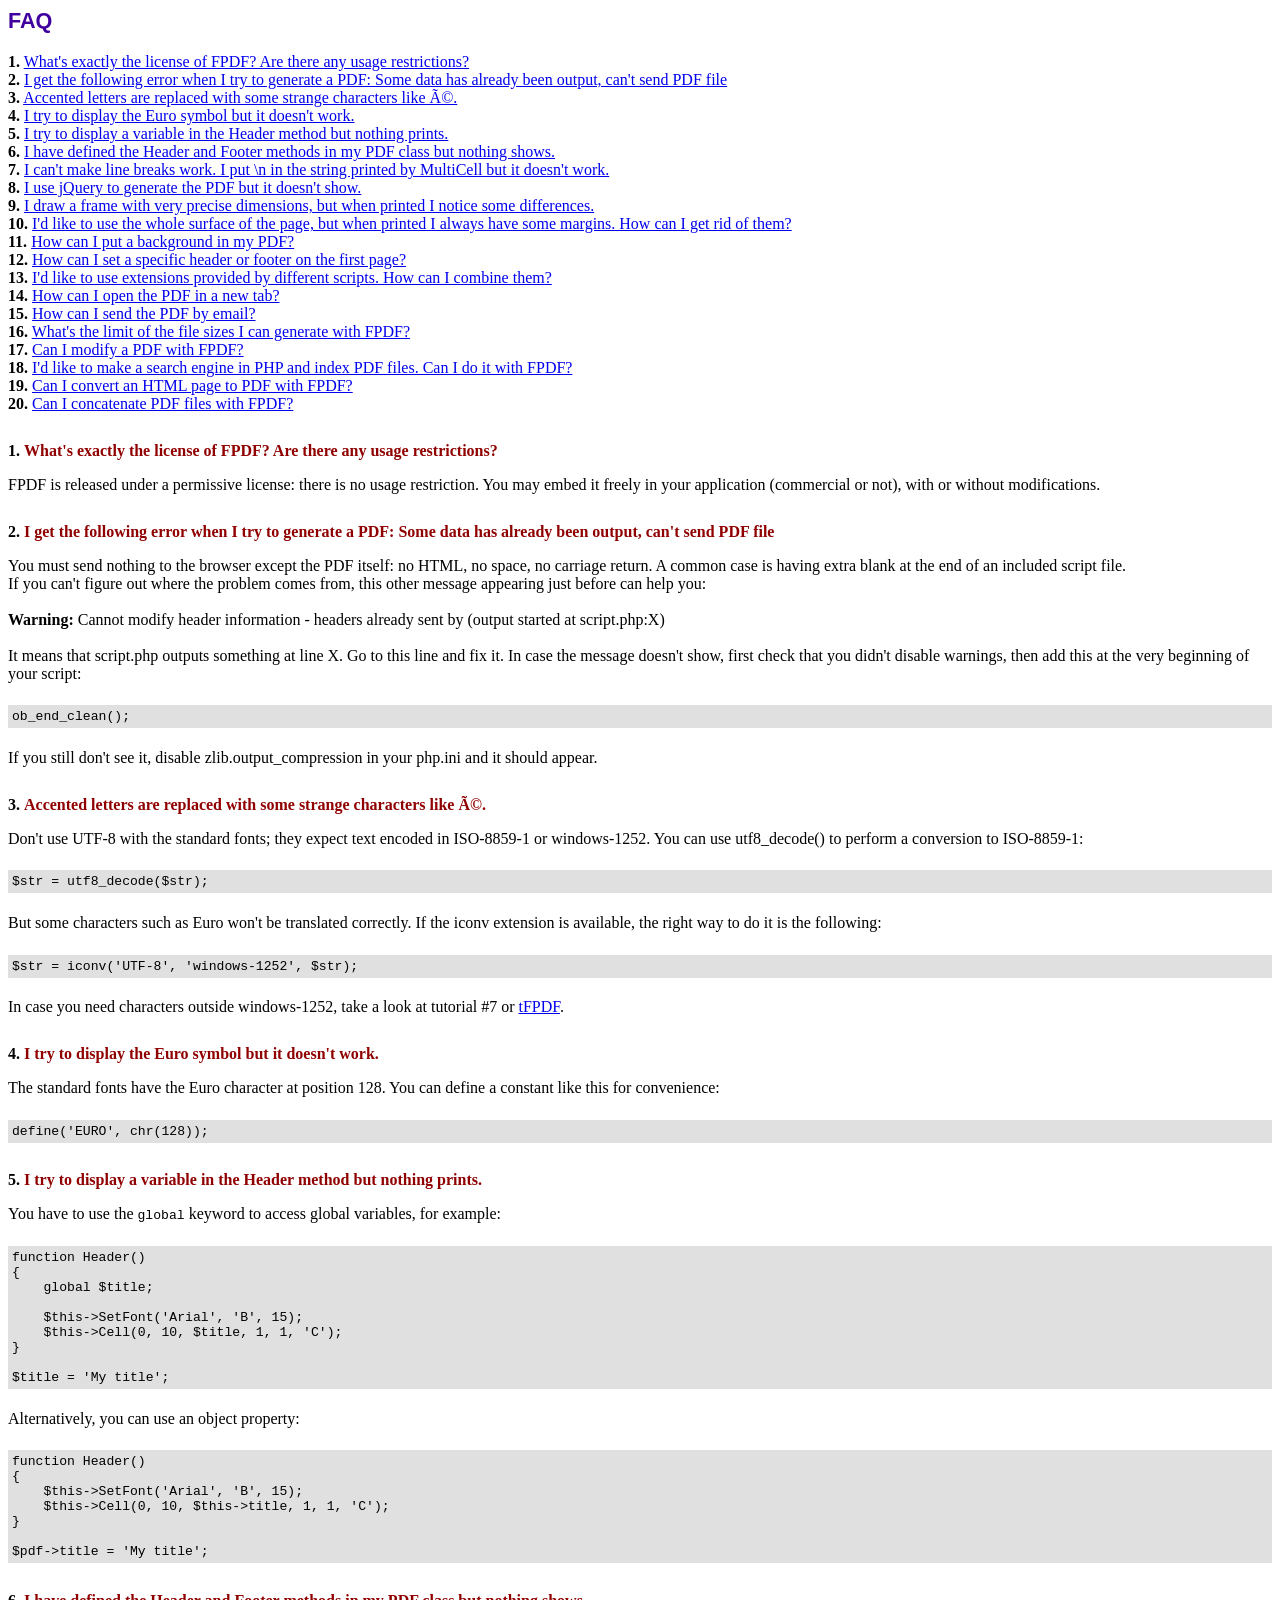
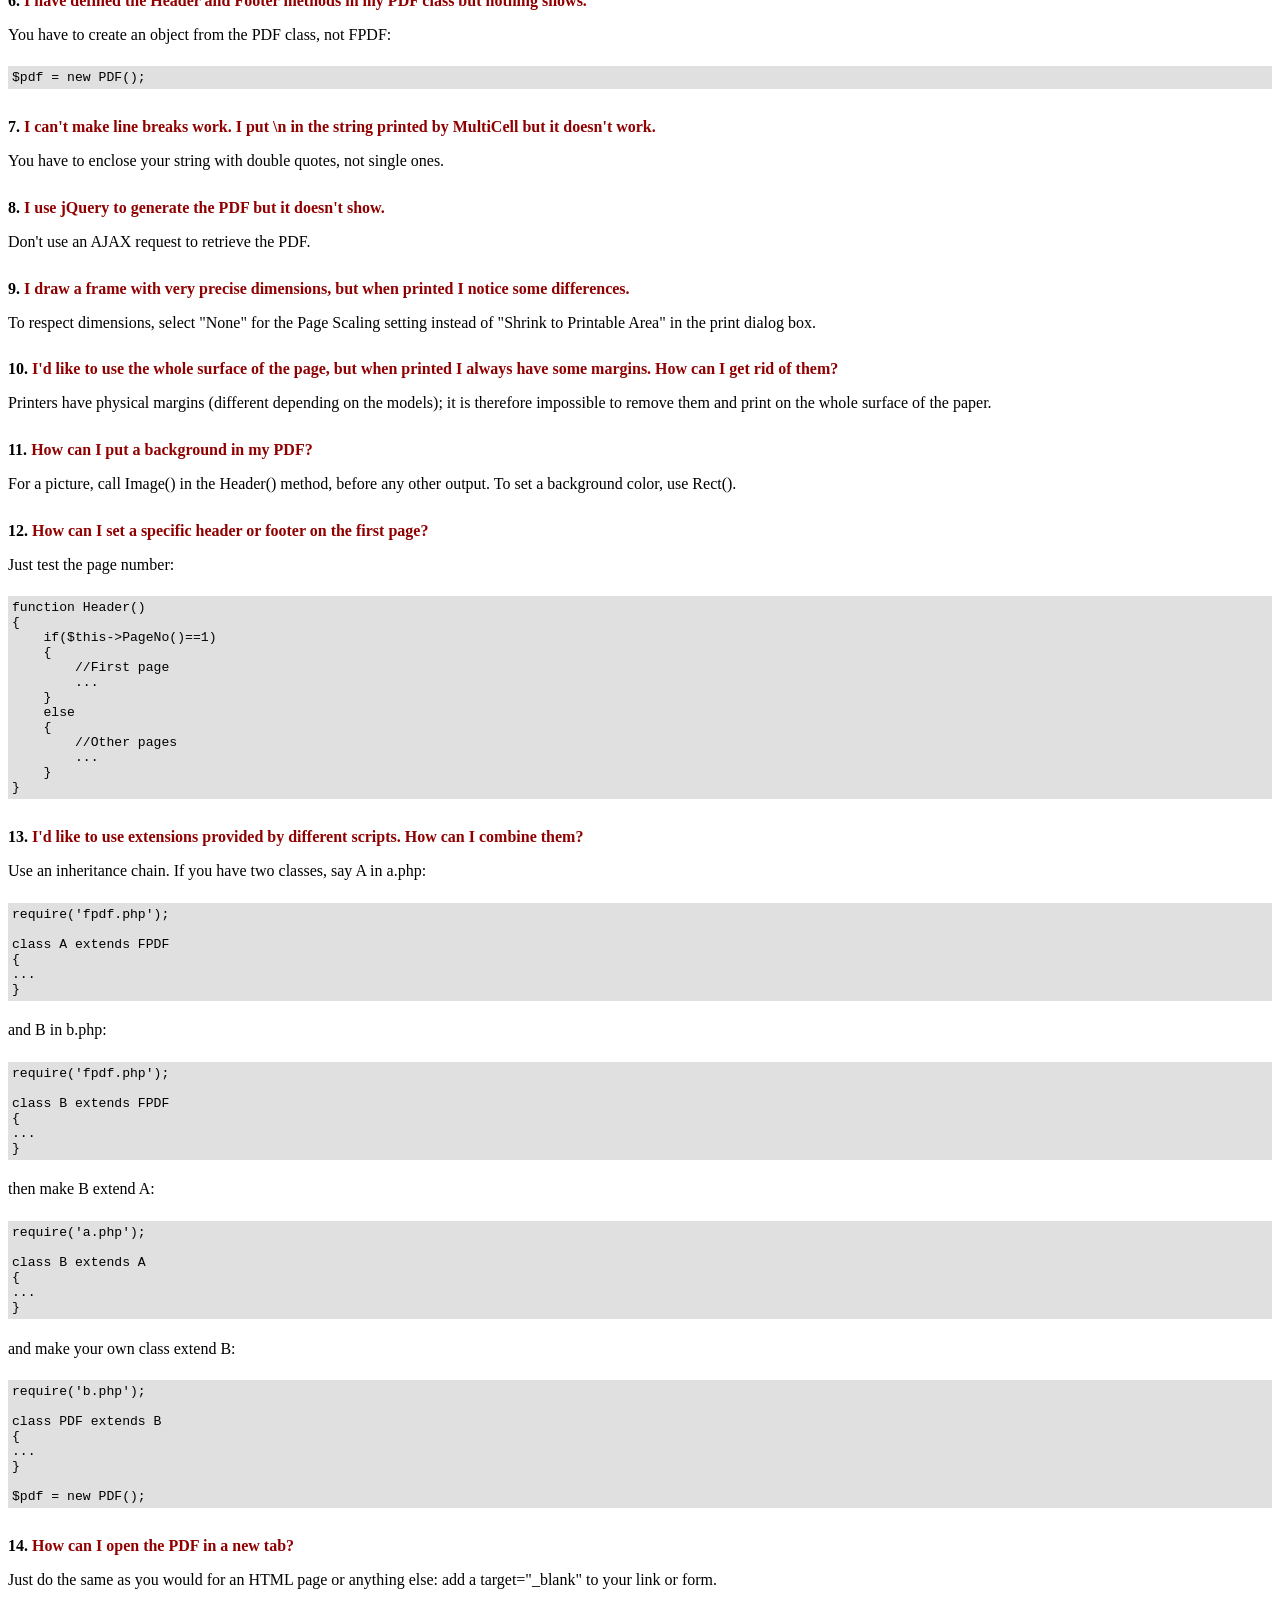
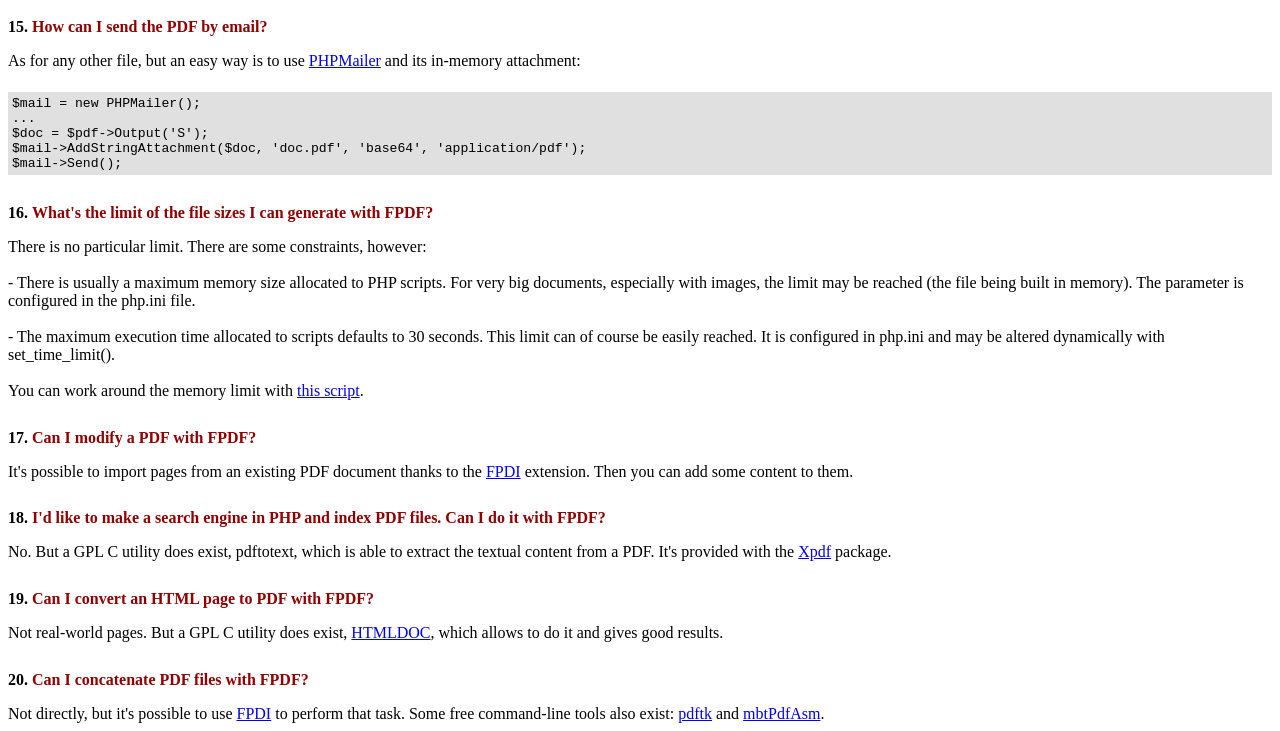
<file: fpdf/FAQ.htm>
<!DOCTYPE html PUBLIC "-//W3C//DTD HTML 4.01 Transitional//EN">
<html>
<head>
<meta http-equiv="Content-Type" content="text/html; charset=ISO-8859-1">
<title>FAQ</title>
<link type="text/css" rel="stylesheet" href="fpdf.css">
<style type="text/css">
ul {list-style-type:none; margin:0; padding:0}
ul#answers li {margin-top:1.8em}
.question {font-weight:bold; color:#900000}
</style>
</head>
<body>
<h1>FAQ</h1>
<ul>
<li><b>1.</b> <a href='#q1'>What's exactly the license of FPDF? Are there any usage restrictions?</a></li>
<li><b>2.</b> <a href='#q2'>I get the following error when I try to generate a PDF: Some data has already been output, can't send PDF file</a></li>
<li><b>3.</b> <a href='#q3'>Accented letters are replaced with some strange characters like é.</a></li>
<li><b>4.</b> <a href='#q4'>I try to display the Euro symbol but it doesn't work.</a></li>
<li><b>5.</b> <a href='#q5'>I try to display a variable in the Header method but nothing prints.</a></li>
<li><b>6.</b> <a href='#q6'>I have defined the Header and Footer methods in my PDF class but nothing shows.</a></li>
<li><b>7.</b> <a href='#q7'>I can't make line breaks work. I put \n in the string printed by MultiCell but it doesn't work.</a></li>
<li><b>8.</b> <a href='#q8'>I use jQuery to generate the PDF but it doesn't show.</a></li>
<li><b>9.</b> <a href='#q9'>I draw a frame with very precise dimensions, but when printed I notice some differences.</a></li>
<li><b>10.</b> <a href='#q10'>I'd like to use the whole surface of the page, but when printed I always have some margins. How can I get rid of them?</a></li>
<li><b>11.</b> <a href='#q11'>How can I put a background in my PDF?</a></li>
<li><b>12.</b> <a href='#q12'>How can I set a specific header or footer on the first page?</a></li>
<li><b>13.</b> <a href='#q13'>I'd like to use extensions provided by different scripts. How can I combine them?</a></li>
<li><b>14.</b> <a href='#q14'>How can I open the PDF in a new tab?</a></li>
<li><b>15.</b> <a href='#q15'>How can I send the PDF by email?</a></li>
<li><b>16.</b> <a href='#q16'>What's the limit of the file sizes I can generate with FPDF?</a></li>
<li><b>17.</b> <a href='#q17'>Can I modify a PDF with FPDF?</a></li>
<li><b>18.</b> <a href='#q18'>I'd like to make a search engine in PHP and index PDF files. Can I do it with FPDF?</a></li>
<li><b>19.</b> <a href='#q19'>Can I convert an HTML page to PDF with FPDF?</a></li>
<li><b>20.</b> <a href='#q20'>Can I concatenate PDF files with FPDF?</a></li>
</ul>

<ul id='answers'>
<li id='q1'>
<p><b>1.</b> <span class='question'>What's exactly the license of FPDF? Are there any usage restrictions?</span></p>
FPDF is released under a permissive license: there is no usage restriction. You may embed it
freely in your application (commercial or not), with or without modifications.
</li>

<li id='q2'>
<p><b>2.</b> <span class='question'>I get the following error when I try to generate a PDF: Some data has already been output, can't send PDF file</span></p>
You must send nothing to the browser except the PDF itself: no HTML, no space, no carriage return. A common
case is having extra blank at the end of an included script file.<br>
If you can't figure out where the problem comes from, this other message appearing just before can help you:<br>
<br>
<b>Warning:</b> Cannot modify header information - headers already sent by (output started at script.php:X)<br>
<br>
It means that script.php outputs something at line X. Go to this line and fix it.
In case the message doesn't show, first check that you didn't disable warnings, then add this at the very
beginning of your script:
<div class="doc-source">
<pre><code>ob_end_clean();</code></pre>
</div>
If you still don't see it, disable zlib.output_compression in your php.ini and it should appear.
</li>

<li id='q3'>
<p><b>3.</b> <span class='question'>Accented letters are replaced with some strange characters like é.</span></p>
Don't use UTF-8 with the standard fonts; they expect text encoded in ISO-8859-1 or windows-1252.
You can use utf8_decode() to perform a conversion to ISO-8859-1:
<div class="doc-source">
<pre><code>$str = utf8_decode($str);</code></pre>
</div>
But some characters such as Euro won't be translated correctly. If the iconv extension is available, the
right way to do it is the following:
<div class="doc-source">
<pre><code>$str = iconv('UTF-8', 'windows-1252', $str);</code></pre>
</div>
In case you need characters outside windows-1252, take a look at tutorial #7 or
<a href="http://www.fpdf.org/?go=script&amp;id=92" target="_blank">tFPDF</a>.
</li>

<li id='q4'>
<p><b>4.</b> <span class='question'>I try to display the Euro symbol but it doesn't work.</span></p>
The standard fonts have the Euro character at position 128. You can define a constant like this
for convenience:
<div class="doc-source">
<pre><code>define('EURO', chr(128));</code></pre>
</div>
</li>

<li id='q5'>
<p><b>5.</b> <span class='question'>I try to display a variable in the Header method but nothing prints.</span></p>
You have to use the <code>global</code> keyword to access global variables, for example:
<div class="doc-source">
<pre><code>function Header()
{
    global $title;

    $this-&gt;SetFont('Arial', 'B', 15);
    $this-&gt;Cell(0, 10, $title, 1, 1, 'C');
}

$title = 'My title';</code></pre>
</div>
Alternatively, you can use an object property:
<div class="doc-source">
<pre><code>function Header()
{
    $this-&gt;SetFont('Arial', 'B', 15);
    $this-&gt;Cell(0, 10, $this-&gt;title, 1, 1, 'C');
}

$pdf-&gt;title = 'My title';</code></pre>
</div>
</li>

<li id='q6'>
<p><b>6.</b> <span class='question'>I have defined the Header and Footer methods in my PDF class but nothing shows.</span></p>
You have to create an object from the PDF class, not FPDF:
<div class="doc-source">
<pre><code>$pdf = new PDF();</code></pre>
</div>
</li>

<li id='q7'>
<p><b>7.</b> <span class='question'>I can't make line breaks work. I put \n in the string printed by MultiCell but it doesn't work.</span></p>
You have to enclose your string with double quotes, not single ones.
</li>

<li id='q8'>
<p><b>8.</b> <span class='question'>I use jQuery to generate the PDF but it doesn't show.</span></p>
Don't use an AJAX request to retrieve the PDF.
</li>

<li id='q9'>
<p><b>9.</b> <span class='question'>I draw a frame with very precise dimensions, but when printed I notice some differences.</span></p>
To respect dimensions, select "None" for the Page Scaling setting instead of "Shrink to Printable Area" in the print dialog box.
</li>

<li id='q10'>
<p><b>10.</b> <span class='question'>I'd like to use the whole surface of the page, but when printed I always have some margins. How can I get rid of them?</span></p>
Printers have physical margins (different depending on the models); it is therefore impossible to remove
them and print on the whole surface of the paper.
</li>

<li id='q11'>
<p><b>11.</b> <span class='question'>How can I put a background in my PDF?</span></p>
For a picture, call Image() in the Header() method, before any other output. To set a background color, use Rect().
</li>

<li id='q12'>
<p><b>12.</b> <span class='question'>How can I set a specific header or footer on the first page?</span></p>
Just test the page number:
<div class="doc-source">
<pre><code>function Header()
{
    if($this-&gt;PageNo()==1)
    {
        //First page
        ...
    }
    else
    {
        //Other pages
        ...
    }
}</code></pre>
</div>
</li>

<li id='q13'>
<p><b>13.</b> <span class='question'>I'd like to use extensions provided by different scripts. How can I combine them?</span></p>
Use an inheritance chain. If you have two classes, say A in a.php:
<div class="doc-source">
<pre><code>require('fpdf.php');

class A extends FPDF
{
...
}</code></pre>
</div>
and B in b.php:
<div class="doc-source">
<pre><code>require('fpdf.php');

class B extends FPDF
{
...
}</code></pre>
</div>
then make B extend A:
<div class="doc-source">
<pre><code>require('a.php');

class B extends A
{
...
}</code></pre>
</div>
and make your own class extend B:
<div class="doc-source">
<pre><code>require('b.php');

class PDF extends B
{
...
}

$pdf = new PDF();</code></pre>
</div>
</li>

<li id='q14'>
<p><b>14.</b> <span class='question'>How can I open the PDF in a new tab?</span></p>
Just do the same as you would for an HTML page or anything else: add a target="_blank" to your link or form.
</li>

<li id='q15'>
<p><b>15.</b> <span class='question'>How can I send the PDF by email?</span></p>
As for any other file, but an easy way is to use <a href="http://phpmailer.codeworxtech.com" target="_blank">PHPMailer</a> and
its in-memory attachment:
<div class="doc-source">
<pre><code>$mail = new PHPMailer();
...
$doc = $pdf-&gt;Output('S');
$mail-&gt;AddStringAttachment($doc, 'doc.pdf', 'base64', 'application/pdf');
$mail-&gt;Send();</code></pre>
</div>
</li>

<li id='q16'>
<p><b>16.</b> <span class='question'>What's the limit of the file sizes I can generate with FPDF?</span></p>
There is no particular limit. There are some constraints, however:
<br>
<br>
- There is usually a maximum memory size allocated to PHP scripts. For very big documents,
especially with images, the limit may be reached (the file being built in memory). The
parameter is configured in the php.ini file.
<br>
<br>
- The maximum execution time allocated to scripts defaults to 30 seconds. This limit can of course
be easily reached. It is configured in php.ini and may be altered dynamically with set_time_limit().
<br>
<br>
You can work around the memory limit with <a href="http://www.fpdf.org/?go=script&amp;id=76" target="_blank">this script</a>.
</li>

<li id='q17'>
<p><b>17.</b> <span class='question'>Can I modify a PDF with FPDF?</span></p>
It's possible to import pages from an existing PDF document thanks to the
<a href="https://www.setasign.com/products/fpdi/about/" target="_blank">FPDI</a> extension.
Then you can add some content to them.
</li>

<li id='q18'>
<p><b>18.</b> <span class='question'>I'd like to make a search engine in PHP and index PDF files. Can I do it with FPDF?</span></p>
No. But a GPL C utility does exist, pdftotext, which is able to extract the textual content from a PDF.
It's provided with the <a href="http://www.foolabs.com/xpdf/" target="_blank">Xpdf</a> package.
</li>

<li id='q19'>
<p><b>19.</b> <span class='question'>Can I convert an HTML page to PDF with FPDF?</span></p>
Not real-world pages. But a GPL C utility does exist, <a href="https://www.msweet.org/projects.php?Z1" target="_blank">HTMLDOC</a>,
which allows to do it and gives good results.
</li>

<li id='q20'>
<p><b>20.</b> <span class='question'>Can I concatenate PDF files with FPDF?</span></p>
Not directly, but it's possible to use <a href="https://www.setasign.com/products/fpdi/demos/concatenate-fake/" target="_blank">FPDI</a>
to perform that task. Some free command-line tools also exist:
<a href="https://www.pdflabs.com/tools/pdftk-the-pdf-toolkit/" target="_blank">pdftk</a> and
<a href="http://thierry.schmit.free.fr/spip/spip.php?article15" target="_blank">mbtPdfAsm</a>.
</li>
</ul>
</body>
</html>
</file>
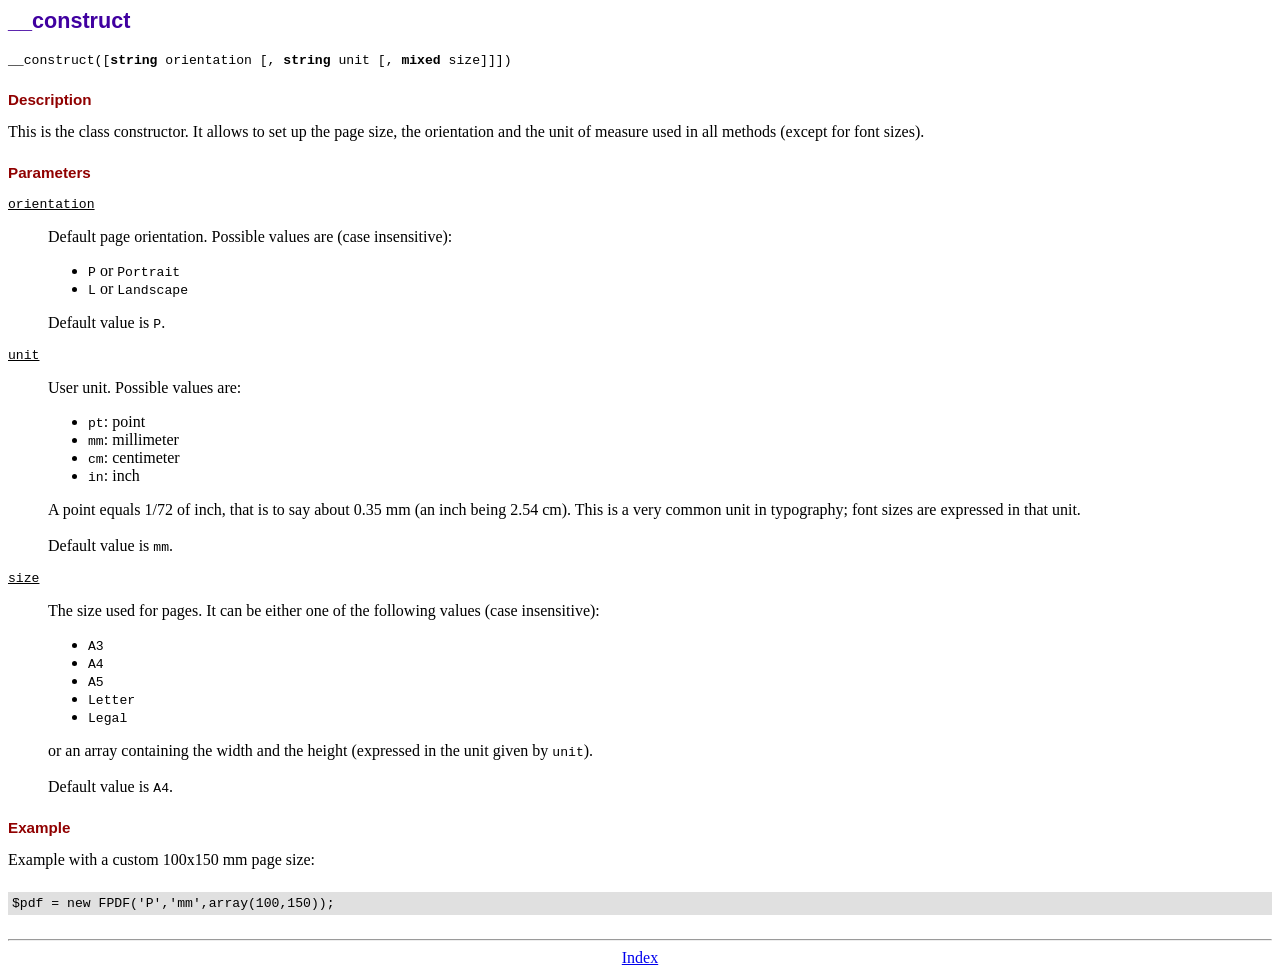
<file: fpdf/doc/__construct.htm>
<!DOCTYPE html PUBLIC "-//W3C//DTD HTML 4.01 Transitional//EN">
<html>
<head>
<meta http-equiv="Content-Type" content="text/html; charset=ISO-8859-1">
<title>__construct</title>
<link type="text/css" rel="stylesheet" href="../fpdf.css">
</head>
<body>
<h1>__construct</h1>
<code>__construct([<b>string</b> orientation [, <b>string</b> unit [, <b>mixed</b> size]]])</code>
<h2>Description</h2>
This is the class constructor. It allows to set up the page size, the orientation and the
unit of measure used in all methods (except for font sizes).
<h2>Parameters</h2>
<dl class="param">
<dt><code>orientation</code></dt>
<dd>
Default page orientation. Possible values are (case insensitive):
<ul>
<li><code>P</code> or <code>Portrait</code></li>
<li><code>L</code> or <code>Landscape</code></li>
</ul>
Default value is <code>P</code>.
</dd>
<dt><code>unit</code></dt>
<dd>
User unit. Possible values are:
<ul>
<li><code>pt</code>: point</li>
<li><code>mm</code>: millimeter</li>
<li><code>cm</code>: centimeter</li>
<li><code>in</code>: inch</li>
</ul>
A point equals 1/72 of inch, that is to say about 0.35 mm (an inch being 2.54 cm). This
is a very common unit in typography; font sizes are expressed in that unit.
<br>
<br>
Default value is <code>mm</code>.
</dd>
<dt><code>size</code></dt>
<dd>
The size used for pages. It can be either one of the following values (case insensitive):
<ul>
<li><code>A3</code></li>
<li><code>A4</code></li>
<li><code>A5</code></li>
<li><code>Letter</code></li>
<li><code>Legal</code></li>
</ul>
or an array containing the width and the height (expressed in the unit given by <code>unit</code>).<br>
<br>
Default value is <code>A4</code>.
</dd>
</dl>
<h2>Example</h2>
Example with a custom 100x150 mm page size:
<div class="doc-source">
<pre><code>$pdf = new FPDF('P','mm',array(100,150));</code></pre>
</div>
<hr style="margin-top:1.5em">
<div style="text-align:center"><a href="index.htm">Index</a></div>
</body>
</html>
</file>
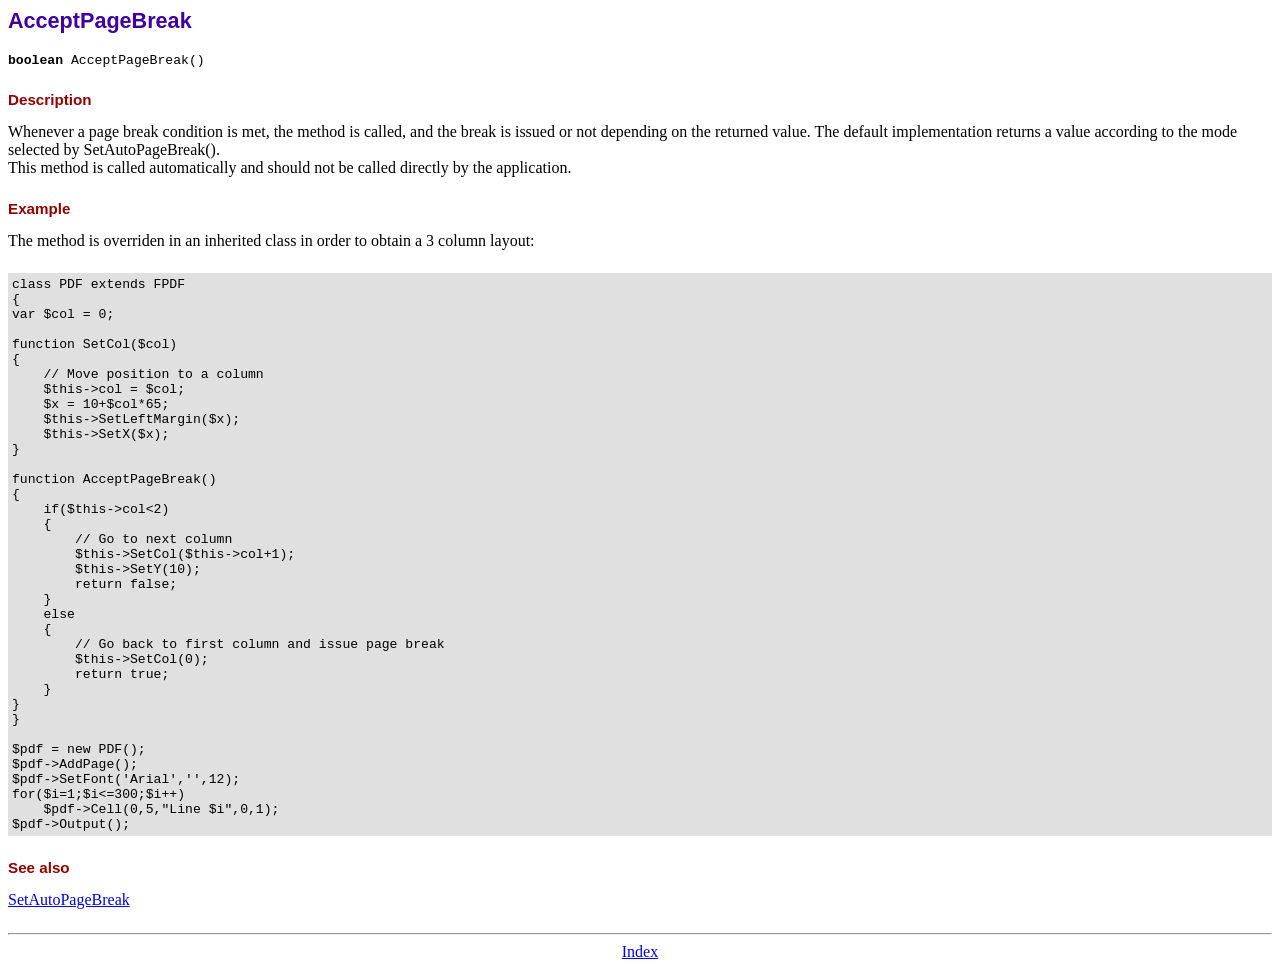
<file: fpdf/doc/acceptpagebreak.htm>
<!DOCTYPE html PUBLIC "-//W3C//DTD HTML 4.01 Transitional//EN">
<html>
<head>
<meta http-equiv="Content-Type" content="text/html; charset=ISO-8859-1">
<title>AcceptPageBreak</title>
<link type="text/css" rel="stylesheet" href="../fpdf.css">
</head>
<body>
<h1>AcceptPageBreak</h1>
<code><b>boolean</b> AcceptPageBreak()</code>
<h2>Description</h2>
Whenever a page break condition is met, the method is called, and the break is issued or not
depending on the returned value. The default implementation returns a value according to the
mode selected by SetAutoPageBreak().
<br>
This method is called automatically and should not be called directly by the application.
<h2>Example</h2>
The method is overriden in an inherited class in order to obtain a 3 column layout:
<div class="doc-source">
<pre><code>class PDF extends FPDF
{
var $col = 0;

function SetCol($col)
{
    // Move position to a column
    $this-&gt;col = $col;
    $x = 10+$col*65;
    $this-&gt;SetLeftMargin($x);
    $this-&gt;SetX($x);
}

function AcceptPageBreak()
{
    if($this-&gt;col&lt;2)
    {
        // Go to next column
        $this-&gt;SetCol($this-&gt;col+1);
        $this-&gt;SetY(10);
        return false;
    }
    else
    {
        // Go back to first column and issue page break
        $this-&gt;SetCol(0);
        return true;
    }
}
}

$pdf = new PDF();
$pdf-&gt;AddPage();
$pdf-&gt;SetFont('Arial','',12);
for($i=1;$i&lt;=300;$i++)
    $pdf-&gt;Cell(0,5,"Line $i",0,1);
$pdf-&gt;Output();</code></pre>
</div>
<h2>See also</h2>
<a href="setautopagebreak.htm">SetAutoPageBreak</a>
<hr style="margin-top:1.5em">
<div style="text-align:center"><a href="index.htm">Index</a></div>
</body>
</html>
</file>
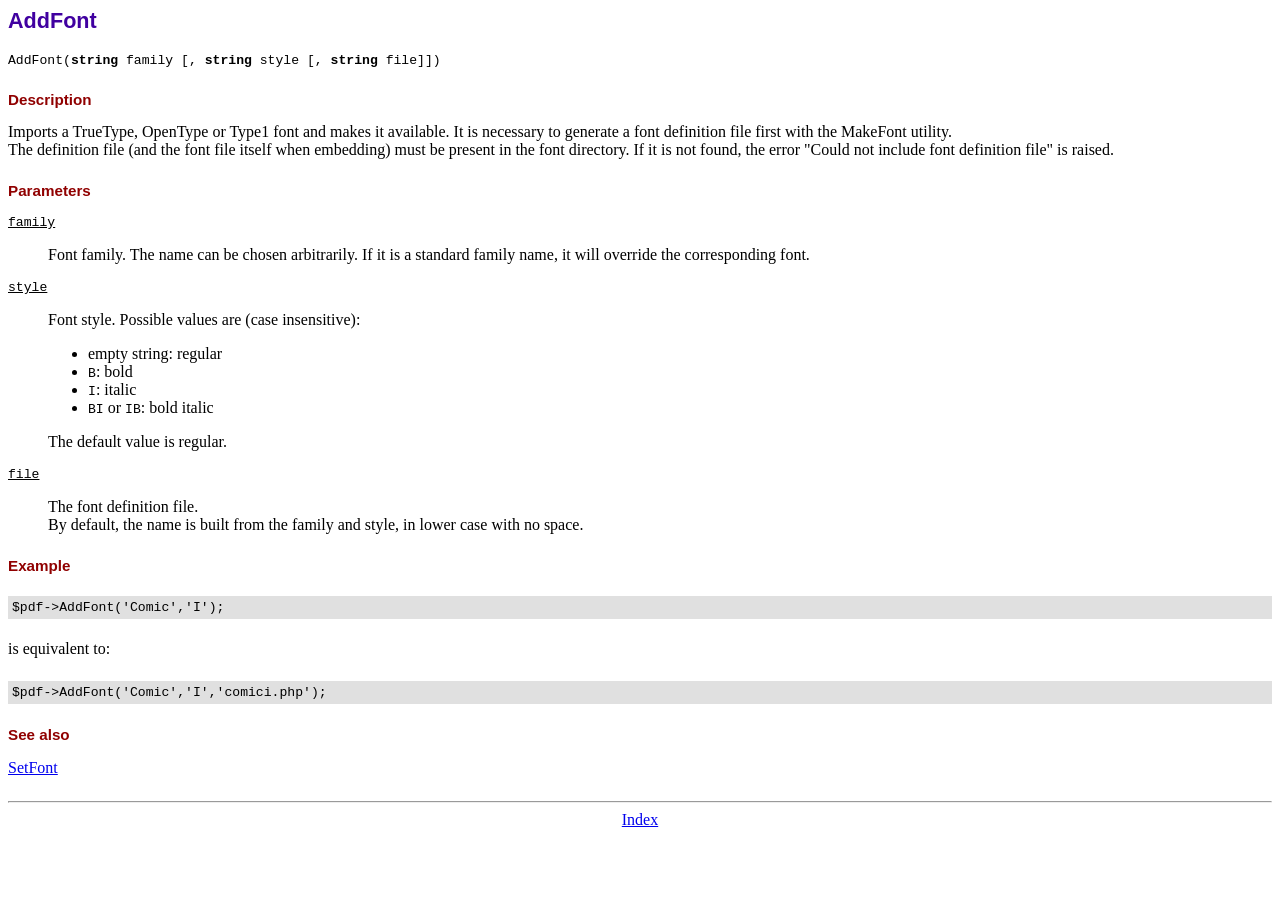
<file: fpdf/doc/addfont.htm>
<!DOCTYPE html PUBLIC "-//W3C//DTD HTML 4.01 Transitional//EN">
<html>
<head>
<meta http-equiv="Content-Type" content="text/html; charset=ISO-8859-1">
<title>AddFont</title>
<link type="text/css" rel="stylesheet" href="../fpdf.css">
</head>
<body>
<h1>AddFont</h1>
<code>AddFont(<b>string</b> family [, <b>string</b> style [, <b>string</b> file]])</code>
<h2>Description</h2>
Imports a TrueType, OpenType or Type1 font and makes it available. It is necessary to generate a font
definition file first with the MakeFont utility.
<br>
The definition file (and the font file itself when embedding) must be present in the font directory.
If it is not found, the error "Could not include font definition file" is raised.
<h2>Parameters</h2>
<dl class="param">
<dt><code>family</code></dt>
<dd>
Font family. The name can be chosen arbitrarily. If it is a standard family name, it will
override the corresponding font.
</dd>
<dt><code>style</code></dt>
<dd>
Font style. Possible values are (case insensitive):
<ul>
<li>empty string: regular</li>
<li><code>B</code>: bold</li>
<li><code>I</code>: italic</li>
<li><code>BI</code> or <code>IB</code>: bold italic</li>
</ul>
The default value is regular.
</dd>
<dt><code>file</code></dt>
<dd>
The font definition file.
<br>
By default, the name is built from the family and style, in lower case with no space.
</dd>
</dl>
<h2>Example</h2>
<div class="doc-source">
<pre><code>$pdf-&gt;AddFont('Comic','I');</code></pre>
</div>
is equivalent to:
<div class="doc-source">
<pre><code>$pdf-&gt;AddFont('Comic','I','comici.php');</code></pre>
</div>
<h2>See also</h2>
<a href="setfont.htm">SetFont</a>
<hr style="margin-top:1.5em">
<div style="text-align:center"><a href="index.htm">Index</a></div>
</body>
</html>
</file>
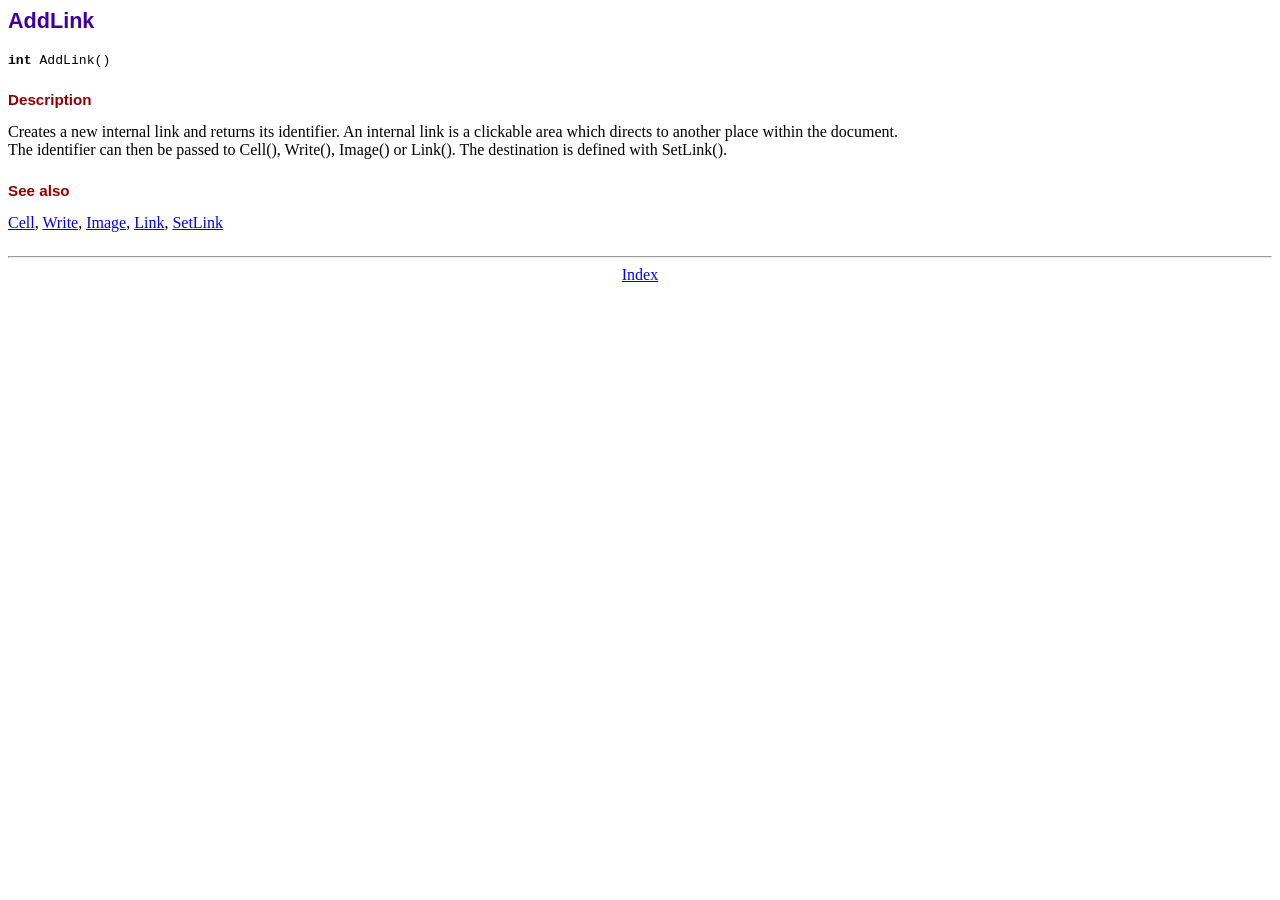
<file: fpdf/doc/addlink.htm>
<!DOCTYPE html PUBLIC "-//W3C//DTD HTML 4.01 Transitional//EN">
<html>
<head>
<meta http-equiv="Content-Type" content="text/html; charset=ISO-8859-1">
<title>AddLink</title>
<link type="text/css" rel="stylesheet" href="../fpdf.css">
</head>
<body>
<h1>AddLink</h1>
<code><b>int</b> AddLink()</code>
<h2>Description</h2>
Creates a new internal link and returns its identifier. An internal link is a clickable area
which directs to another place within the document.
<br>
The identifier can then be passed to Cell(), Write(), Image() or Link(). The destination is
defined with SetLink().
<h2>See also</h2>
<a href="cell.htm">Cell</a>,
<a href="write.htm">Write</a>,
<a href="image.htm">Image</a>,
<a href="link.htm">Link</a>,
<a href="setlink.htm">SetLink</a>
<hr style="margin-top:1.5em">
<div style="text-align:center"><a href="index.htm">Index</a></div>
</body>
</html>
</file>
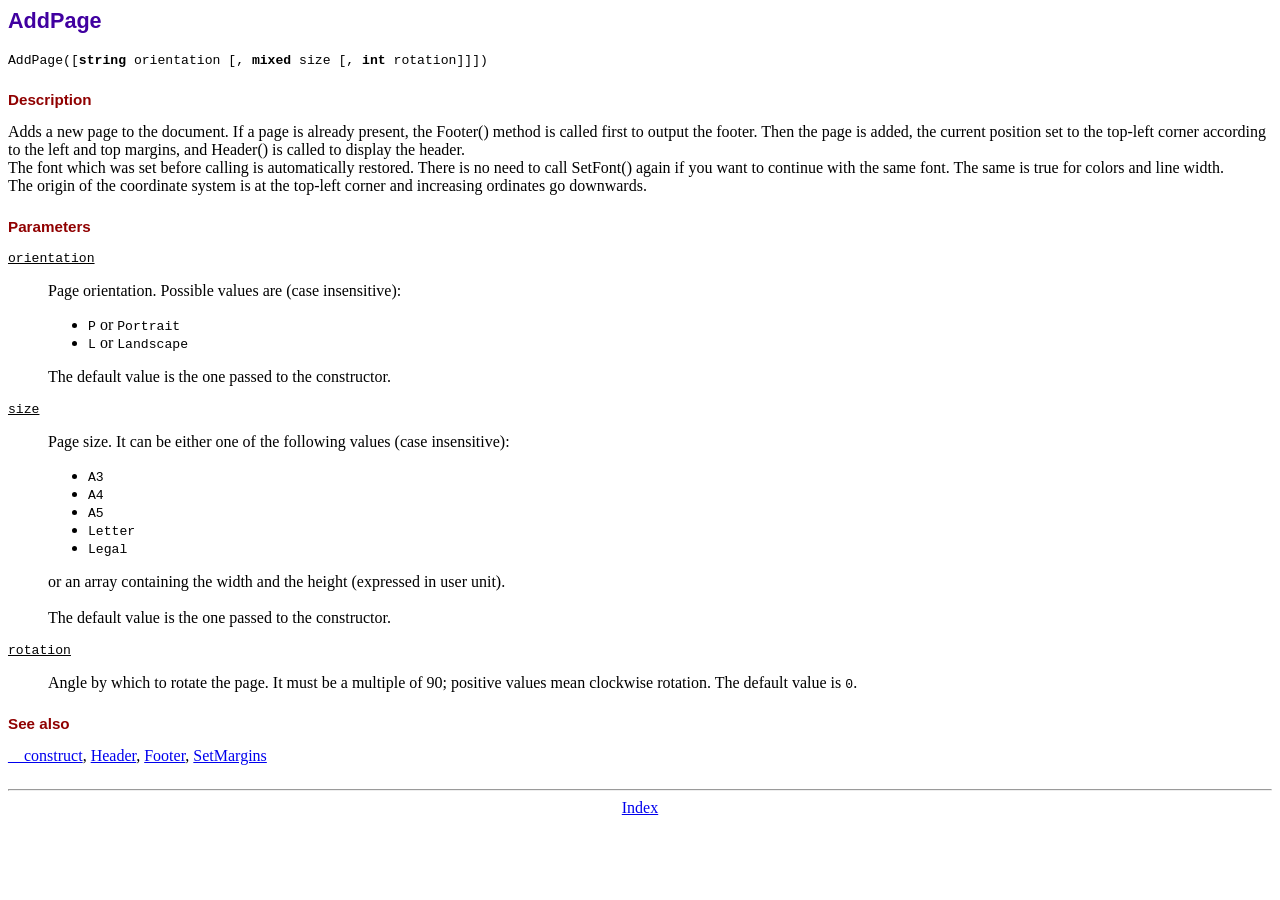
<file: fpdf/doc/addpage.htm>
<!DOCTYPE html PUBLIC "-//W3C//DTD HTML 4.01 Transitional//EN">
<html>
<head>
<meta http-equiv="Content-Type" content="text/html; charset=ISO-8859-1">
<title>AddPage</title>
<link type="text/css" rel="stylesheet" href="../fpdf.css">
</head>
<body>
<h1>AddPage</h1>
<code>AddPage([<b>string</b> orientation [, <b>mixed</b> size [, <b>int</b> rotation]]])</code>
<h2>Description</h2>
Adds a new page to the document. If a page is already present, the Footer() method is called
first to output the footer. Then the page is added, the current position set to the top-left
corner according to the left and top margins, and Header() is called to display the header.
<br>
The font which was set before calling is automatically restored. There is no need to call
SetFont() again if you want to continue with the same font. The same is true for colors and
line width.
<br>
The origin of the coordinate system is at the top-left corner and increasing ordinates go
downwards.
<h2>Parameters</h2>
<dl class="param">
<dt><code>orientation</code></dt>
<dd>
Page orientation. Possible values are (case insensitive):
<ul>
<li><code>P</code> or <code>Portrait</code></li>
<li><code>L</code> or <code>Landscape</code></li>
</ul>
The default value is the one passed to the constructor.
</dd>
<dt><code>size</code></dt>
<dd>
Page size. It can be either one of the following values (case insensitive):
<ul>
<li><code>A3</code></li>
<li><code>A4</code></li>
<li><code>A5</code></li>
<li><code>Letter</code></li>
<li><code>Legal</code></li>
</ul>
or an array containing the width and the height (expressed in user unit).<br>
<br>
The default value is the one passed to the constructor.
</dd>
<dt><code>rotation</code></dt>
<dd>
Angle by which to rotate the page. It must be a multiple of 90; positive values
mean clockwise rotation. The default value is <code>0</code>.
</dd>
</dl>
<h2>See also</h2>
<a href="__construct.htm">__construct</a>,
<a href="header.htm">Header</a>,
<a href="footer.htm">Footer</a>,
<a href="setmargins.htm">SetMargins</a>
<hr style="margin-top:1.5em">
<div style="text-align:center"><a href="index.htm">Index</a></div>
</body>
</html>
</file>
<file: bootstrap-sweetalert-master/assets/docs.css>
.jumbotron {
  font-size: 16px;
  text-align: center;
  color: #fff;
  color: rgba(255,255,255,.75);
  background-color: #cb4b16;
  border-radius: 0;
}
.jumbotron h1 {
  margin-bottom: 15px;
  font-weight: 300;
  letter-spacing: -1px;
  color: #fff;
}
.jumbotron .small {
  font-size: .9em;
}
.jumbotron iframe {
  width: 90px!important;
  height: 20px!important;
  border: none;
  overflow: hidden;
  margin: 2px;
}
.jumbotron p a,
.jumbotron-links a {
  font-weight: 500;
  color: #fff;
  transition: all .1s ease-in-out;
}
.jumbotron p a:hover,
.jumbotron-links a:hover {
  text-shadow: 0 0 10px rgba(255,255,255,.55);
}

.jumbotron-links {
  margin-top: 15px;
  padding-left: 0;
  list-style: none;
  font-size: 14px;
}
.jumbotron-links li {
  display: inline;
}
.jumbotron-links li + li {
  margin-left: 20px;
}


.btn-outline {
  margin-top: 15px;
  margin-bottom: 15px;
  padding: 18px 24px;
  font-size: inherit;
  font-weight: 500;
  color: #fff;
  background-color: transparent;
  border-color: #fff;
  border-color: rgba(255,255,255,.5);
  transition: all .1s ease-in-out;
}

.btn-outline:hover,
.btn-outline:active {
  color: @color-bg;
  background-color: #fff;
  border-color: #fff;
}

.container {
  max-width: 680px;
}


h1,
h2 {
  font-weight: 300;
  color: #555;
  margin-top: 32px;
  margin-bottom: 32px;
  text-align: center;
}

h4 {
  font-weight: 300;
  color: #555;
  margin-top: 36px;
  margin-bottom: 24px;
}

pre {
  font-size: 0.8em;
  overflow: auto;
  word-wrap: normal;
  white-space: pre;
}

footer {
  text-align: center;
  opacity: .8;
  padding: 40px 0;
  margin-top: 40px;
  border-top: 1px solid #ccc;
}

.examples {
  text-align: center;
}

.examples .btn {
  margin-bottom: 4px;
}

.links {
  margin: 0;
  list-style: none;
  padding-left: 0;
}

.links li {
  display: inline;
  padding: 0 10px;
}
</file>
<file: bootstrap-sweetalert-master/dist/sweetalert.css>
@keyframes showSweetAlert {
  0% {
    transform: scale(0.7);
  }
  45% {
    transform: scale(1.05);
  }
  80% {
    transform: scale(0.95);
  }
  100% {
    transform: scale(1);
  }
}
@keyframes hideSweetAlert {
  0% {
    transform: scale(1);
  }
  100% {
    transform: scale(0.5);
  }
}
@keyframes slideFromTop {
  0% {
    top: 0%;
  }
  100% {
    top: 50%;
  }
}
@keyframes slideToTop {
  0% {
    top: 50%;
  }
  100% {
    top: 0%;
  }
}
@keyframes slideFromBottom {
  0% {
    top: 70%;
  }
  100% {
    top: 50%;
  }
}
@keyframes slideToBottom {
  0% {
    top: 50%;
  }
  100% {
    top: 70%;
  }
}
.showSweetAlert {
  animation: showSweetAlert 0.3s;
}
.showSweetAlert[data-animation=none] {
  animation: none;
}
.showSweetAlert[data-animation=slide-from-top] {
  animation: slideFromTop 0.3s;
}
.showSweetAlert[data-animation=slide-from-bottom] {
  animation: slideFromBottom 0.3s;
}
.hideSweetAlert {
  animation: hideSweetAlert 0.3s;
}
.hideSweetAlert[data-animation=none] {
  animation: none;
}
.hideSweetAlert[data-animation=slide-from-top] {
  animation: slideToTop 0.3s;
}
.hideSweetAlert[data-animation=slide-from-bottom] {
  animation: slideToBottom 0.3s;
}
@keyframes animateSuccessTip {
  0% {
    width: 0;
    left: 1px;
    top: 19px;
  }
  54% {
    width: 0;
    left: 1px;
    top: 19px;
  }
  70% {
    width: 50px;
    left: -8px;
    top: 37px;
  }
  84% {
    width: 17px;
    left: 21px;
    top: 48px;
  }
  100% {
    width: 25px;
    left: 14px;
    top: 45px;
  }
}
@keyframes animateSuccessLong {
  0% {
    width: 0;
    right: 46px;
    top: 54px;
  }
  65% {
    width: 0;
    right: 46px;
    top: 54px;
  }
  84% {
    width: 55px;
    right: 0px;
    top: 35px;
  }
  100% {
    width: 47px;
    right: 8px;
    top: 38px;
  }
}
@keyframes rotatePlaceholder {
  0% {
    transform: rotate(-45deg);
  }
  5% {
    transform: rotate(-45deg);
  }
  12% {
    transform: rotate(-405deg);
  }
  100% {
    transform: rotate(-405deg);
  }
}
.animateSuccessTip {
  animation: animateSuccessTip 0.75s;
}
.animateSuccessLong {
  animation: animateSuccessLong 0.75s;
}
.sa-icon.sa-success.animate::after {
  animation: rotatePlaceholder 4.25s ease-in;
}
@keyframes animateErrorIcon {
  0% {
    transform: rotateX(100deg);
    opacity: 0;
  }
  100% {
    transform: rotateX(0deg);
    opacity: 1;
  }
}
.animateErrorIcon {
  animation: animateErrorIcon 0.5s;
}
@keyframes animateXMark {
  0% {
    transform: scale(0.4);
    margin-top: 26px;
    opacity: 0;
  }
  50% {
    transform: scale(0.4);
    margin-top: 26px;
    opacity: 0;
  }
  80% {
    transform: scale(1.15);
    margin-top: -6px;
  }
  100% {
    transform: scale(1);
    margin-top: 0;
    opacity: 1;
  }
}
.animateXMark {
  animation: animateXMark 0.5s;
}
@keyframes pulseWarning {
  0% {
    border-color: #F8D486;
  }
  100% {
    border-color: #F8BB86;
  }
}
.pulseWarning {
  animation: pulseWarning 0.75s infinite alternate;
}
@keyframes pulseWarningIns {
  0% {
    background-color: #F8D486;
  }
  100% {
    background-color: #F8BB86;
  }
}
.pulseWarningIns {
  animation: pulseWarningIns 0.75s infinite alternate;
}
@keyframes rotate-loading {
  0% {
    transform: rotate(0deg);
  }
  100% {
    transform: rotate(360deg);
  }
}
body.stop-scrolling {
  height: 100%;
  overflow: hidden;
}
.sweet-overlay {
  background-color: rgba(0, 0, 0, 0.4);
  position: fixed;
  left: 0;
  right: 0;
  top: 0;
  bottom: 0;
  display: none;
  z-index: 1040;
}
.sweet-alert {
  background-color: #ffffff;
  width: 478px;
  padding: 17px;
  border-radius: 5px;
  text-align: center;
  position: fixed;
  left: 50%;
  top: 50%;
  margin-left: -256px;
  margin-top: -200px;
  overflow: hidden;
  display: none;
  z-index: 2000;
}
@media all and (max-width: 767px) {
  .sweet-alert {
    width: auto;
    margin-left: 0;
    margin-right: 0;
    left: 15px;
    right: 15px;
  }
}
.sweet-alert .form-group {
  display: none;
}
.sweet-alert .form-group .sa-input-error {
  display: none;
}
.sweet-alert.show-input .form-group {
  display: block;
}
.sweet-alert .sa-confirm-button-container {
  display: inline-block;
  position: relative;
}
.sweet-alert .la-ball-fall {
  position: absolute;
  left: 50%;
  top: 50%;
  margin-left: -27px;
  margin-top: -9px;
  opacity: 0;
  visibility: hidden;
}
.sweet-alert button[disabled] {
  opacity: .6;
  cursor: default;
}
.sweet-alert button.confirm[disabled] {
  color: transparent;
}
.sweet-alert button.confirm[disabled] ~ .la-ball-fall {
  opacity: 1;
  visibility: visible;
  transition-delay: 0s;
}
.sweet-alert .sa-icon {
  width: 80px;
  height: 80px;
  border: 4px solid gray;
  border-radius: 50%;
  margin: 20px auto;
  position: relative;
  box-sizing: content-box;
}
.sweet-alert .sa-icon.sa-error {
  border-color: #d43f3a;
}
.sweet-alert .sa-icon.sa-error .sa-x-mark {
  position: relative;
  display: block;
}
.sweet-alert .sa-icon.sa-error .sa-line {
  position: absolute;
  height: 5px;
  width: 47px;
  background-color: #d9534f;
  display: block;
  top: 37px;
  border-radius: 2px;
}
.sweet-alert .sa-icon.sa-error .sa-line.sa-left {
  transform: rotate(45deg);
  left: 17px;
}
.sweet-alert .sa-icon.sa-error .sa-line.sa-right {
  transform: rotate(-45deg);
  right: 16px;
}
.sweet-alert .sa-icon.sa-warning {
  border-color: #eea236;
}
.sweet-alert .sa-icon.sa-warning .sa-body {
  position: absolute;
  width: 5px;
  height: 47px;
  left: 50%;
  top: 10px;
  border-radius: 2px;
  margin-left: -2px;
  background-color: #f0ad4e;
}
.sweet-alert .sa-icon.sa-warning .sa-dot {
  position: absolute;
  width: 7px;
  height: 7px;
  border-radius: 50%;
  margin-left: -3px;
  left: 50%;
  bottom: 10px;
  background-color: #f0ad4e;
}
.sweet-alert .sa-icon.sa-info {
  border-color: #46b8da;
}
.sweet-alert .sa-icon.sa-info::before {
  content: "";
  position: absolute;
  width: 5px;
  height: 29px;
  left: 50%;
  bottom: 17px;
  border-radius: 2px;
  margin-left: -2px;
  background-color: #5bc0de;
}
.sweet-alert .sa-icon.sa-info::after {
  content: "";
  position: absolute;
  width: 7px;
  height: 7px;
  border-radius: 50%;
  margin-left: -3px;
  top: 19px;
  background-color: #5bc0de;
}
.sweet-alert .sa-icon.sa-success {
  border-color: #4cae4c;
}
.sweet-alert .sa-icon.sa-success::before,
.sweet-alert .sa-icon.sa-success::after {
  content: '';
  border-radius: 50%;
  position: absolute;
  width: 60px;
  height: 120px;
  background: #ffffff;
  transform: rotate(45deg);
}
.sweet-alert .sa-icon.sa-success::before {
  border-radius: 120px 0 0 120px;
  top: -7px;
  left: -33px;
  transform: rotate(-45deg);
  transform-origin: 60px 60px;
}
.sweet-alert .sa-icon.sa-success::after {
  border-radius: 0 120px 120px 0;
  top: -11px;
  left: 30px;
  transform: rotate(-45deg);
  transform-origin: 0px 60px;
}
.sweet-alert .sa-icon.sa-success .sa-placeholder {
  width: 80px;
  height: 80px;
  border: 4px solid rgba(92, 184, 92, 0.2);
  border-radius: 50%;
  box-sizing: content-box;
  position: absolute;
  left: -4px;
  top: -4px;
  z-index: 2;
}
.sweet-alert .sa-icon.sa-success .sa-fix {
  width: 5px;
  height: 90px;
  background-color: #ffffff;
  position: absolute;
  left: 28px;
  top: 8px;
  z-index: 1;
  transform: rotate(-45deg);
}
.sweet-alert .sa-icon.sa-success .sa-line {
  height: 5px;
  background-color: #5cb85c;
  display: block;
  border-radius: 2px;
  position: absolute;
  z-index: 2;
}
.sweet-alert .sa-icon.sa-success .sa-line.sa-tip {
  width: 25px;
  left: 14px;
  top: 46px;
  transform: rotate(45deg);
}
.sweet-alert .sa-icon.sa-success .sa-line.sa-long {
  width: 47px;
  right: 8px;
  top: 38px;
  transform: rotate(-45deg);
}
.sweet-alert .sa-icon.sa-custom {
  background-size: contain;
  border-radius: 0;
  border: none;
  background-position: center center;
  background-repeat: no-repeat;
}
.sweet-alert .btn-default:focus {
  border-color: #cccccc;
  outline: 0;
  -webkit-box-shadow: inset 0 1px 1px rgba(0,0,0,.075), 0 0 8px rgba(204, 204, 204, 0.6);
  box-shadow: inset 0 1px 1px rgba(0,0,0,.075), 0 0 8px rgba(204, 204, 204, 0.6);
}
.sweet-alert .btn-success:focus {
  border-color: #4cae4c;
  outline: 0;
  -webkit-box-shadow: inset 0 1px 1px rgba(0,0,0,.075), 0 0 8px rgba(76, 174, 76, 0.6);
  box-shadow: inset 0 1px 1px rgba(0,0,0,.075), 0 0 8px rgba(76, 174, 76, 0.6);
}
.sweet-alert .btn-info:focus {
  border-color: #46b8da;
  outline: 0;
  -webkit-box-shadow: inset 0 1px 1px rgba(0,0,0,.075), 0 0 8px rgba(70, 184, 218, 0.6);
  box-shadow: inset 0 1px 1px rgba(0,0,0,.075), 0 0 8px rgba(70, 184, 218, 0.6);
}
.sweet-alert .btn-danger:focus {
  border-color: #d43f3a;
  outline: 0;
  -webkit-box-shadow: inset 0 1px 1px rgba(0,0,0,.075), 0 0 8px rgba(212, 63, 58, 0.6);
  box-shadow: inset 0 1px 1px rgba(0,0,0,.075), 0 0 8px rgba(212, 63, 58, 0.6);
}
.sweet-alert .btn-warning:focus {
  border-color: #eea236;
  outline: 0;
  -webkit-box-shadow: inset 0 1px 1px rgba(0,0,0,.075), 0 0 8px rgba(238, 162, 54, 0.6);
  box-shadow: inset 0 1px 1px rgba(0,0,0,.075), 0 0 8px rgba(238, 162, 54, 0.6);
}
.sweet-alert button::-moz-focus-inner {
  border: 0;
}
/*!
 * Load Awesome v1.1.0 (http://github.danielcardoso.net/load-awesome/)
 * Copyright 2015 Daniel Cardoso <@DanielCardoso>
 * Licensed under MIT
 */
.la-ball-fall,
.la-ball-fall > div {
  position: relative;
  -webkit-box-sizing: border-box;
  -moz-box-sizing: border-box;
  box-sizing: border-box;
}
.la-ball-fall {
  display: block;
  font-size: 0;
  color: #fff;
}
.la-ball-fall.la-dark {
  color: #333;
}
.la-ball-fall > div {
  display: inline-block;
  float: none;
  background-color: currentColor;
  border: 0 solid currentColor;
}
.la-ball-fall {
  width: 54px;
  height: 18px;
}
.la-ball-fall > div {
  width: 10px;
  height: 10px;
  margin: 4px;
  border-radius: 100%;
  opacity: 0;
  -webkit-animation: ball-fall 1s ease-in-out infinite;
  -moz-animation: ball-fall 1s ease-in-out infinite;
  -o-animation: ball-fall 1s ease-in-out infinite;
  animation: ball-fall 1s ease-in-out infinite;
}
.la-ball-fall > div:nth-child(1) {
  -webkit-animation-delay: -200ms;
  -moz-animation-delay: -200ms;
  -o-animation-delay: -200ms;
  animation-delay: -200ms;
}
.la-ball-fall > div:nth-child(2) {
  -webkit-animation-delay: -100ms;
  -moz-animation-delay: -100ms;
  -o-animation-delay: -100ms;
  animation-delay: -100ms;
}
.la-ball-fall > div:nth-child(3) {
  -webkit-animation-delay: 0ms;
  -moz-animation-delay: 0ms;
  -o-animation-delay: 0ms;
  animation-delay: 0ms;
}
.la-ball-fall.la-sm {
  width: 26px;
  height: 8px;
}
.la-ball-fall.la-sm > div {
  width: 4px;
  height: 4px;
  margin: 2px;
}
.la-ball-fall.la-2x {
  width: 108px;
  height: 36px;
}
.la-ball-fall.la-2x > div {
  width: 20px;
  height: 20px;
  margin: 8px;
}
.la-ball-fall.la-3x {
  width: 162px;
  height: 54px;
}
.la-ball-fall.la-3x > div {
  width: 30px;
  height: 30px;
  margin: 12px;
}
/*
 * Animation
 */
@-webkit-keyframes ball-fall {
  0% {
    opacity: 0;
    -webkit-transform: translateY(-145%);
    transform: translateY(-145%);
  }
  10% {
    opacity: .5;
  }
  20% {
    opacity: 1;
    -webkit-transform: translateY(0);
    transform: translateY(0);
  }
  80% {
    opacity: 1;
    -webkit-transform: translateY(0);
    transform: translateY(0);
  }
  90% {
    opacity: .5;
  }
  100% {
    opacity: 0;
    -webkit-transform: translateY(145%);
    transform: translateY(145%);
  }
}
@-moz-keyframes ball-fall {
  0% {
    opacity: 0;
    -moz-transform: translateY(-145%);
    transform: translateY(-145%);
  }
  10% {
    opacity: .5;
  }
  20% {
    opacity: 1;
    -moz-transform: translateY(0);
    transform: translateY(0);
  }
  80% {
    opacity: 1;
    -moz-transform: translateY(0);
    transform: translateY(0);
  }
  90% {
    opacity: .5;
  }
  100% {
    opacity: 0;
    -moz-transform: translateY(145%);
    transform: translateY(145%);
  }
}
@-o-keyframes ball-fall {
  0% {
    opacity: 0;
    -o-transform: translateY(-145%);
    transform: translateY(-145%);
  }
  10% {
    opacity: .5;
  }
  20% {
    opacity: 1;
    -o-transform: translateY(0);
    transform: translateY(0);
  }
  80% {
    opacity: 1;
    -o-transform: translateY(0);
    transform: translateY(0);
  }
  90% {
    opacity: .5;
  }
  100% {
    opacity: 0;
    -o-transform: translateY(145%);
    transform: translateY(145%);
  }
}
@keyframes ball-fall {
  0% {
    opacity: 0;
    -webkit-transform: translateY(-145%);
    -moz-transform: translateY(-145%);
    -o-transform: translateY(-145%);
    transform: translateY(-145%);
  }
  10% {
    opacity: .5;
  }
  20% {
    opacity: 1;
    -webkit-transform: translateY(0);
    -moz-transform: translateY(0);
    -o-transform: translateY(0);
    transform: translateY(0);
  }
  80% {
    opacity: 1;
    -webkit-transform: translateY(0);
    -moz-transform: translateY(0);
    -o-transform: translateY(0);
    transform: translateY(0);
  }
  90% {
    opacity: .5;
  }
  100% {
    opacity: 0;
    -webkit-transform: translateY(145%);
    -moz-transform: translateY(145%);
    -o-transform: translateY(145%);
    transform: translateY(145%);
  }
}
</file>
<file: fpdf/fpdf.css>
body {font-family:"Times New Roman",serif}
h1 {font:bold 135% Arial,sans-serif; color:#4000A0; margin-bottom:0.9em}
h2 {font:bold 95% Arial,sans-serif; color:#900000; margin-top:1.5em; margin-bottom:1em}
dl.param dt {text-decoration:underline}
dl.param dd {margin-top:1em; margin-bottom:1em}
dl.param ul {margin-top:1em; margin-bottom:1em}
tt, code, kbd {font-family:"Courier New",Courier,monospace; font-size:82%}
div.source {margin-top:1.4em; margin-bottom:1.3em}
div.source pre {display:table; border:1px solid #24246A; width:100%; margin:0em; font-family:inherit; font-size:100%}
div.source code {display:block; border:1px solid #C5C5EC; background-color:#F0F5FF; padding:6px; color:#000000}
div.doc-source {margin-top:1.4em; margin-bottom:1.3em}
div.doc-source pre {display:table; width:100%; margin:0em; font-family:inherit; font-size:100%}
div.doc-source code {display:block; background-color:#E0E0E0; padding:4px}
.kw {color:#000080; font-weight:bold}
.str {color:#CC0000}
.cmt {color:#008000}
p.demo {text-align:center; margin-top:-0.9em}
a.demo {text-decoration:none; font-weight:bold; color:#0000CC}
a.demo:link {text-decoration:none; font-weight:bold; color:#0000CC}
a.demo:hover {text-decoration:none; font-weight:bold; color:#0000FF}
a.demo:active {text-decoration:none; font-weight:bold; color:#0000FF}
</file>
